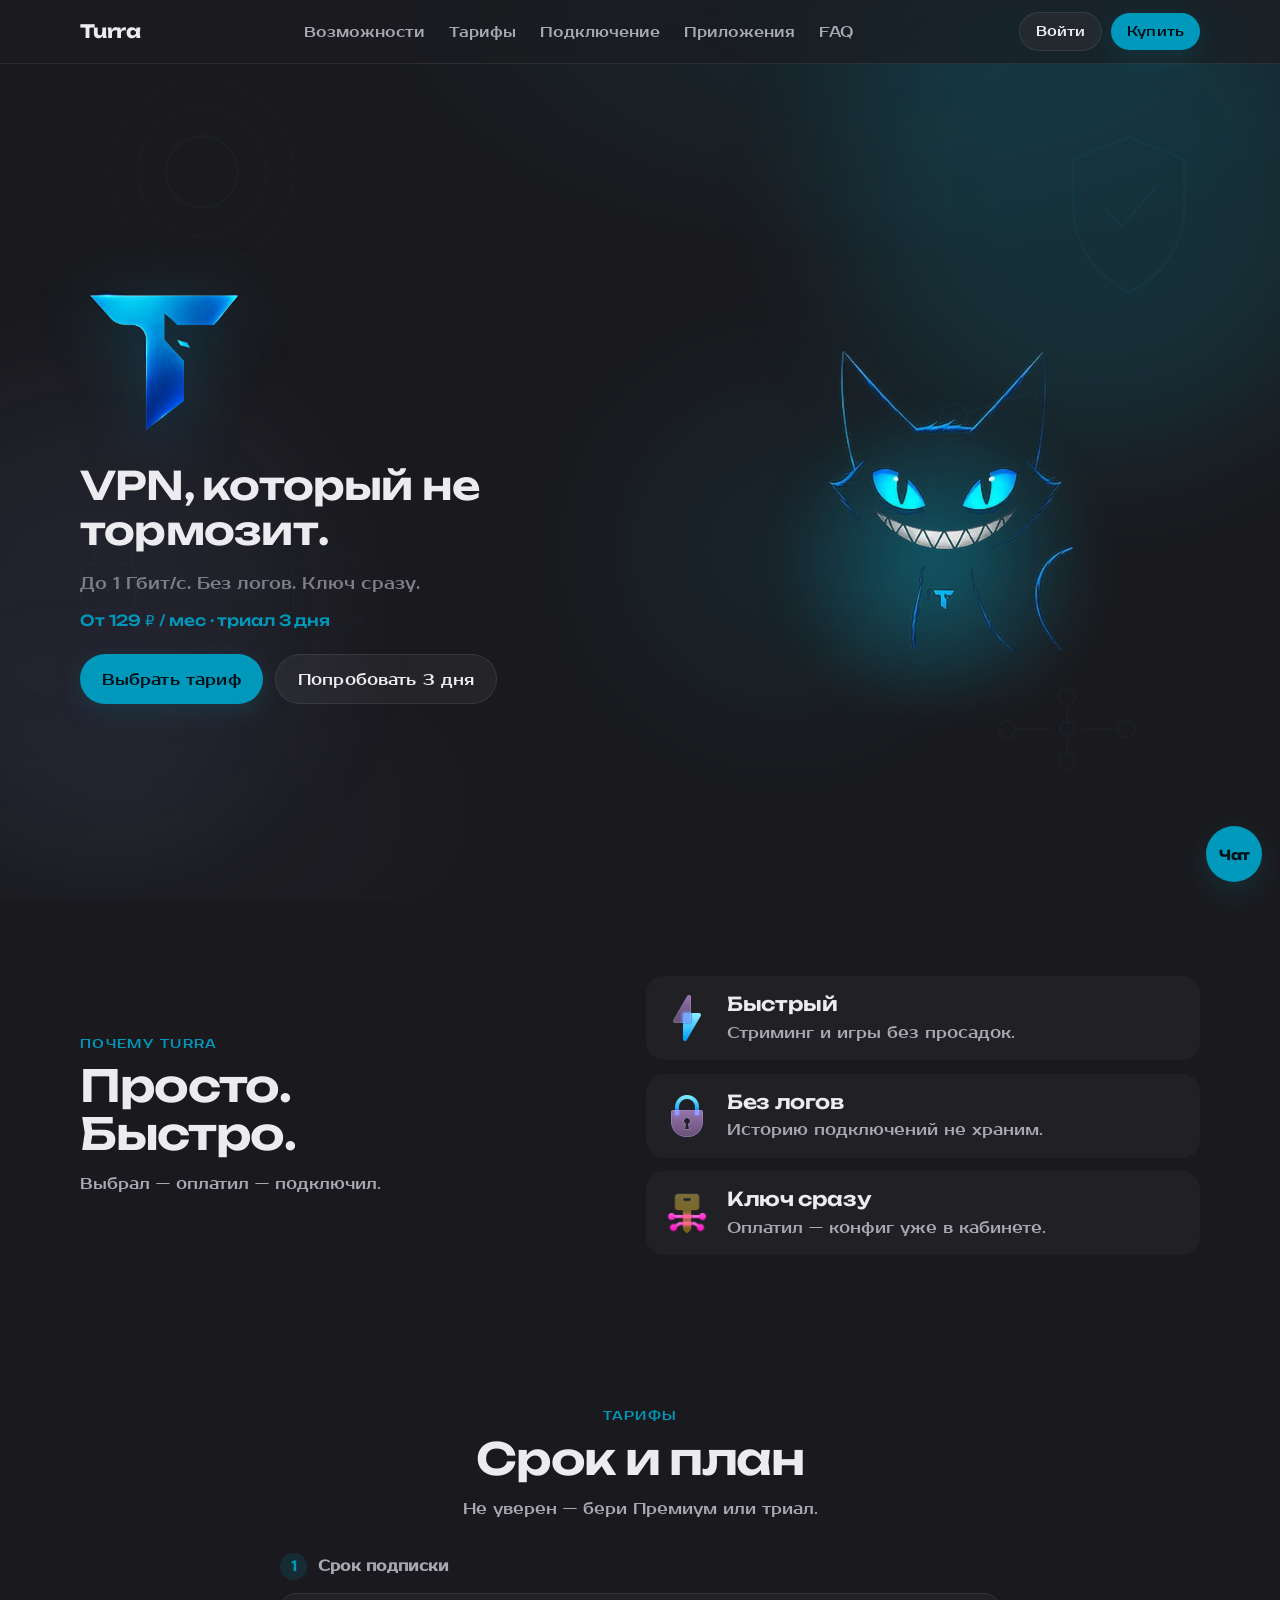
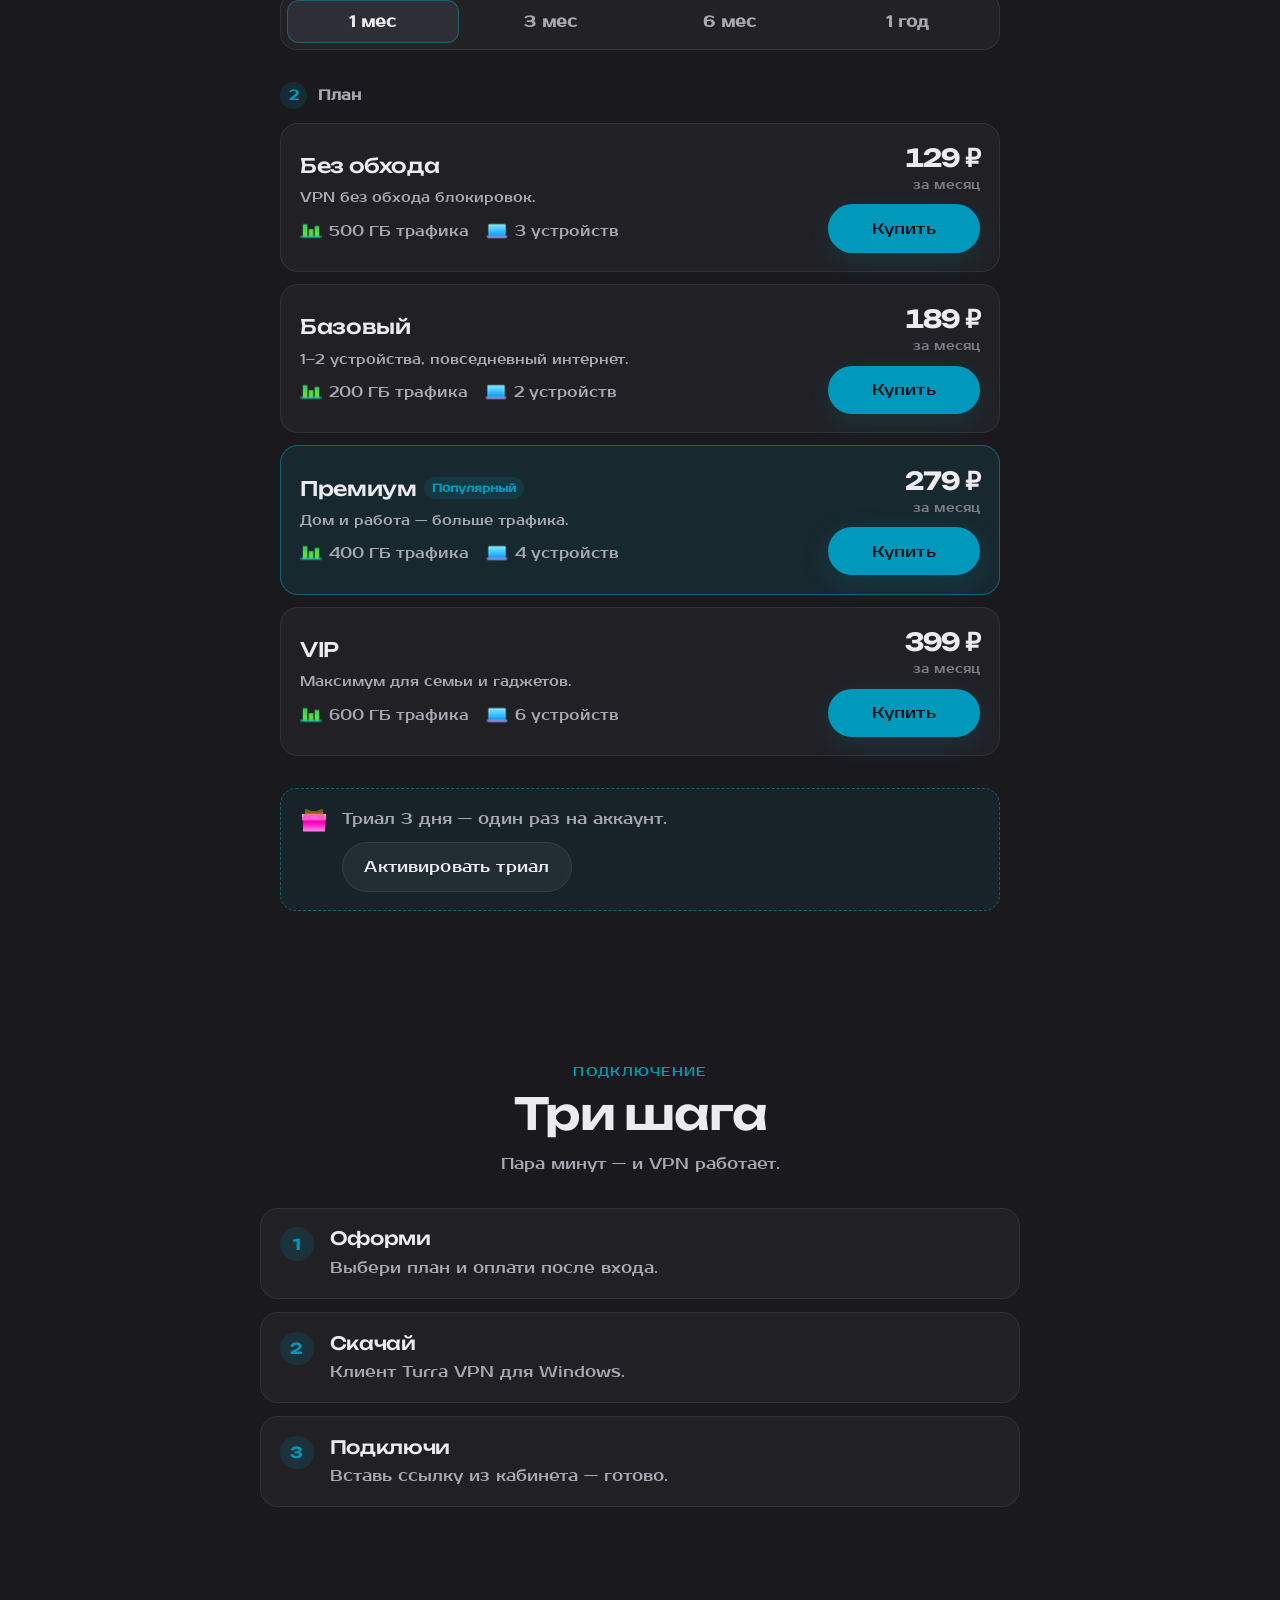
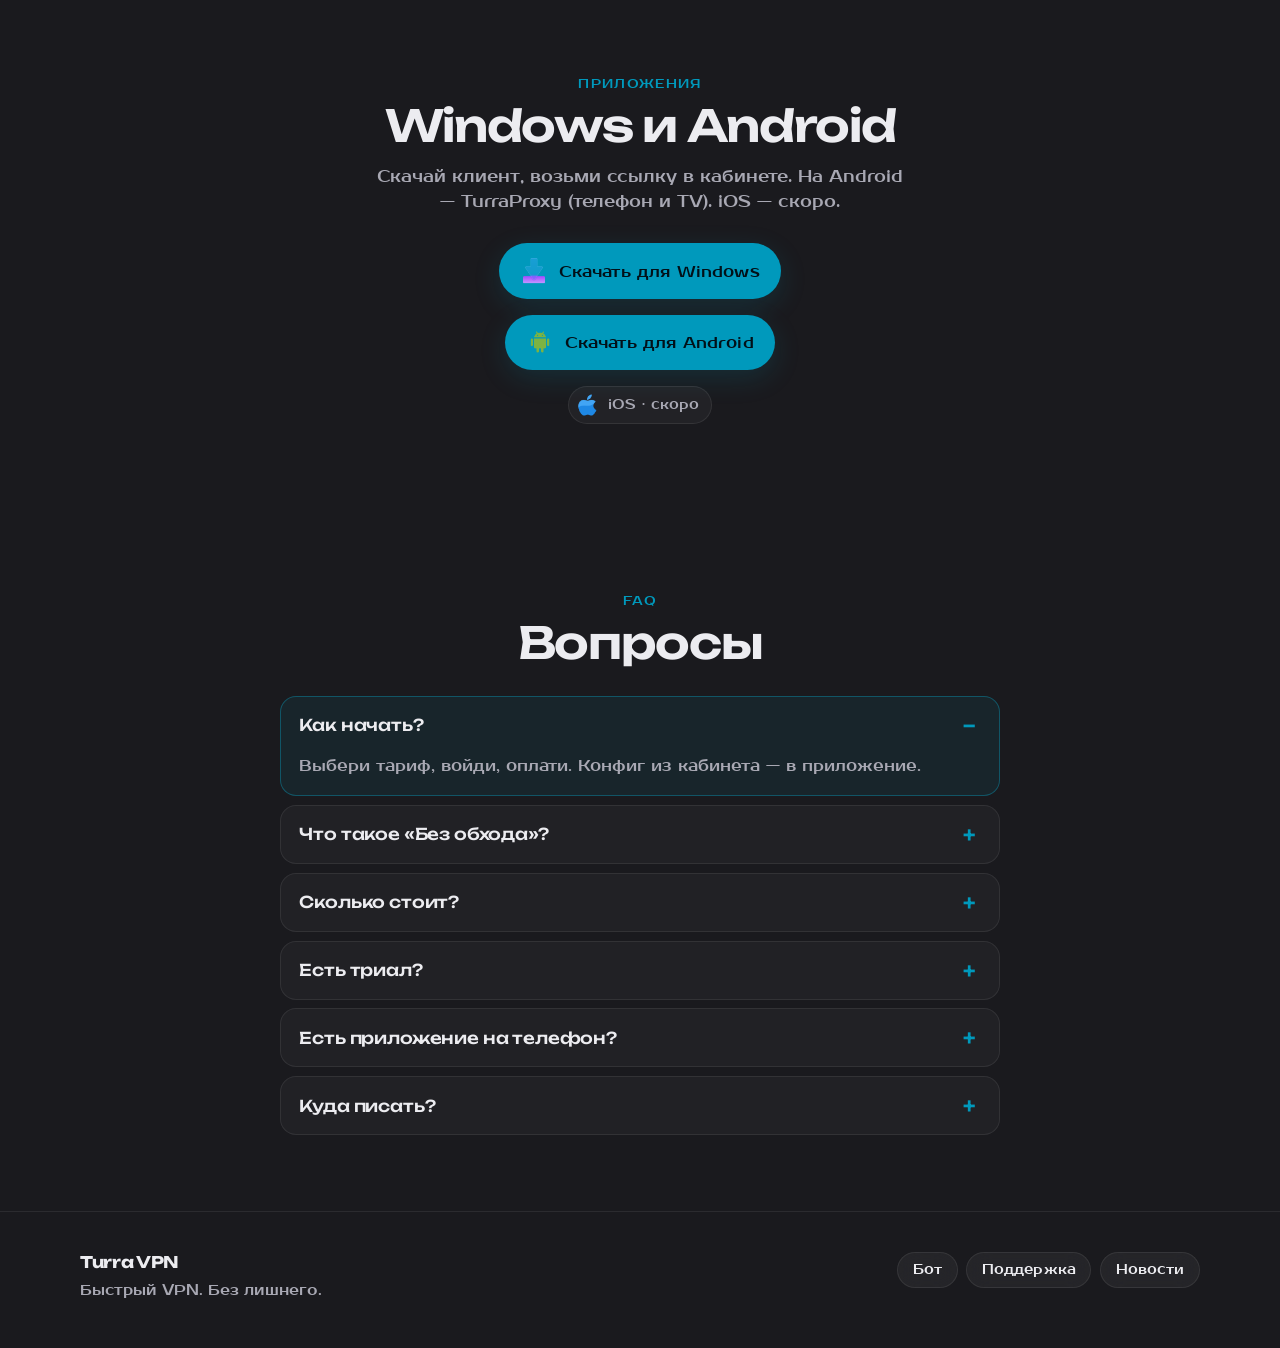
<file: index.html>
<!doctype html>
<html lang="ru">
  <head>
    <meta charset="UTF-8" />
    <link rel="icon" type="image/png" href="/logo.png?v=3" />
    <meta name="viewport" content="width=device-width, initial-scale=1.0" />
    <meta name="description" content="Turra VPN — быстрый и приватный VPN без логов." />
    <meta name="referrer" content="strict-origin-when-cross-origin" />
    <meta
      http-equiv="Content-Security-Policy"
      content="default-src 'self'; script-src 'self'; style-src 'self' 'unsafe-inline'; img-src 'self' data: blob:; font-src 'self'; connect-src 'self' ws: wss:; frame-ancestors 'none'; base-uri 'self'; form-action 'self'; object-src 'none'"
    />
    <title>Turra VPN</title>
    <script type="module" crossorigin src="/assets/index-B7M6cl_m.js"></script>
    <link rel="stylesheet" crossorigin href="/assets/index-DSFEtoIY.css">
  </head>
  <body>
    <div id="root"></div>
  </body>
</html>
</file>
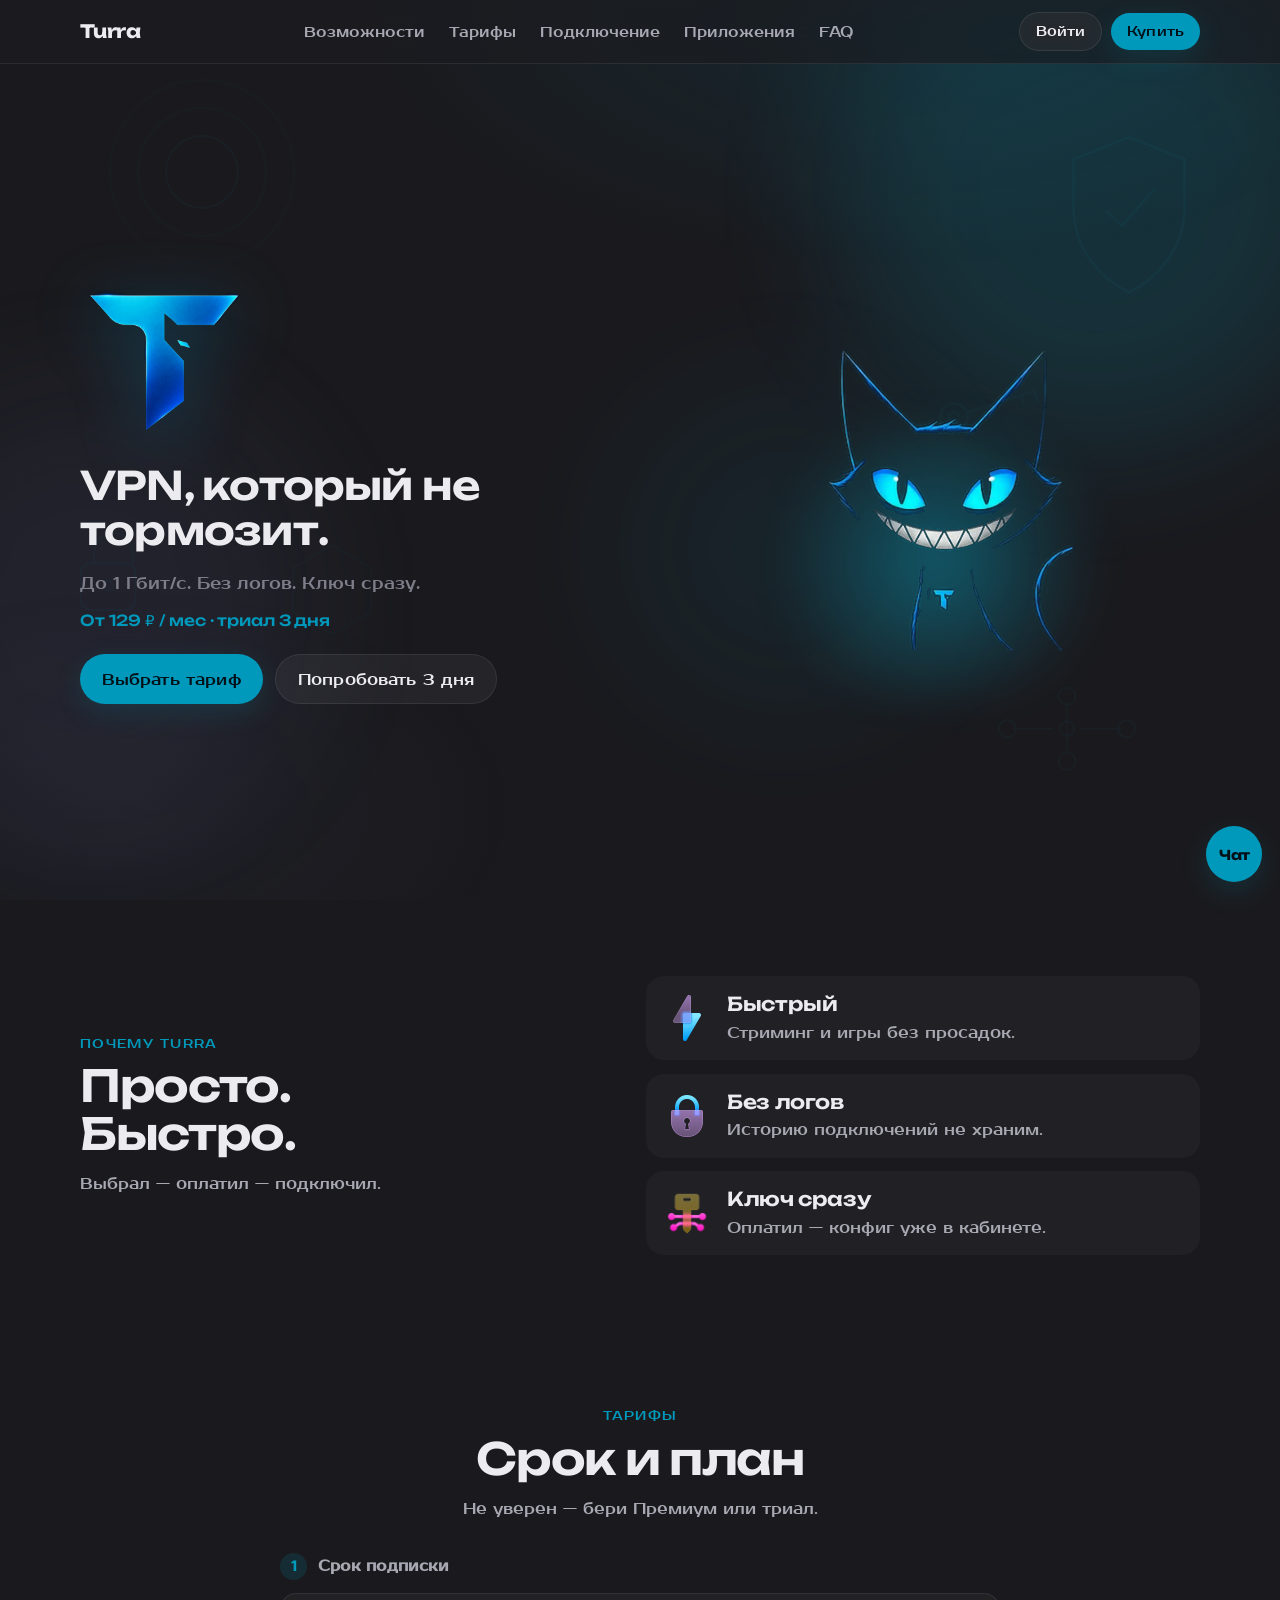
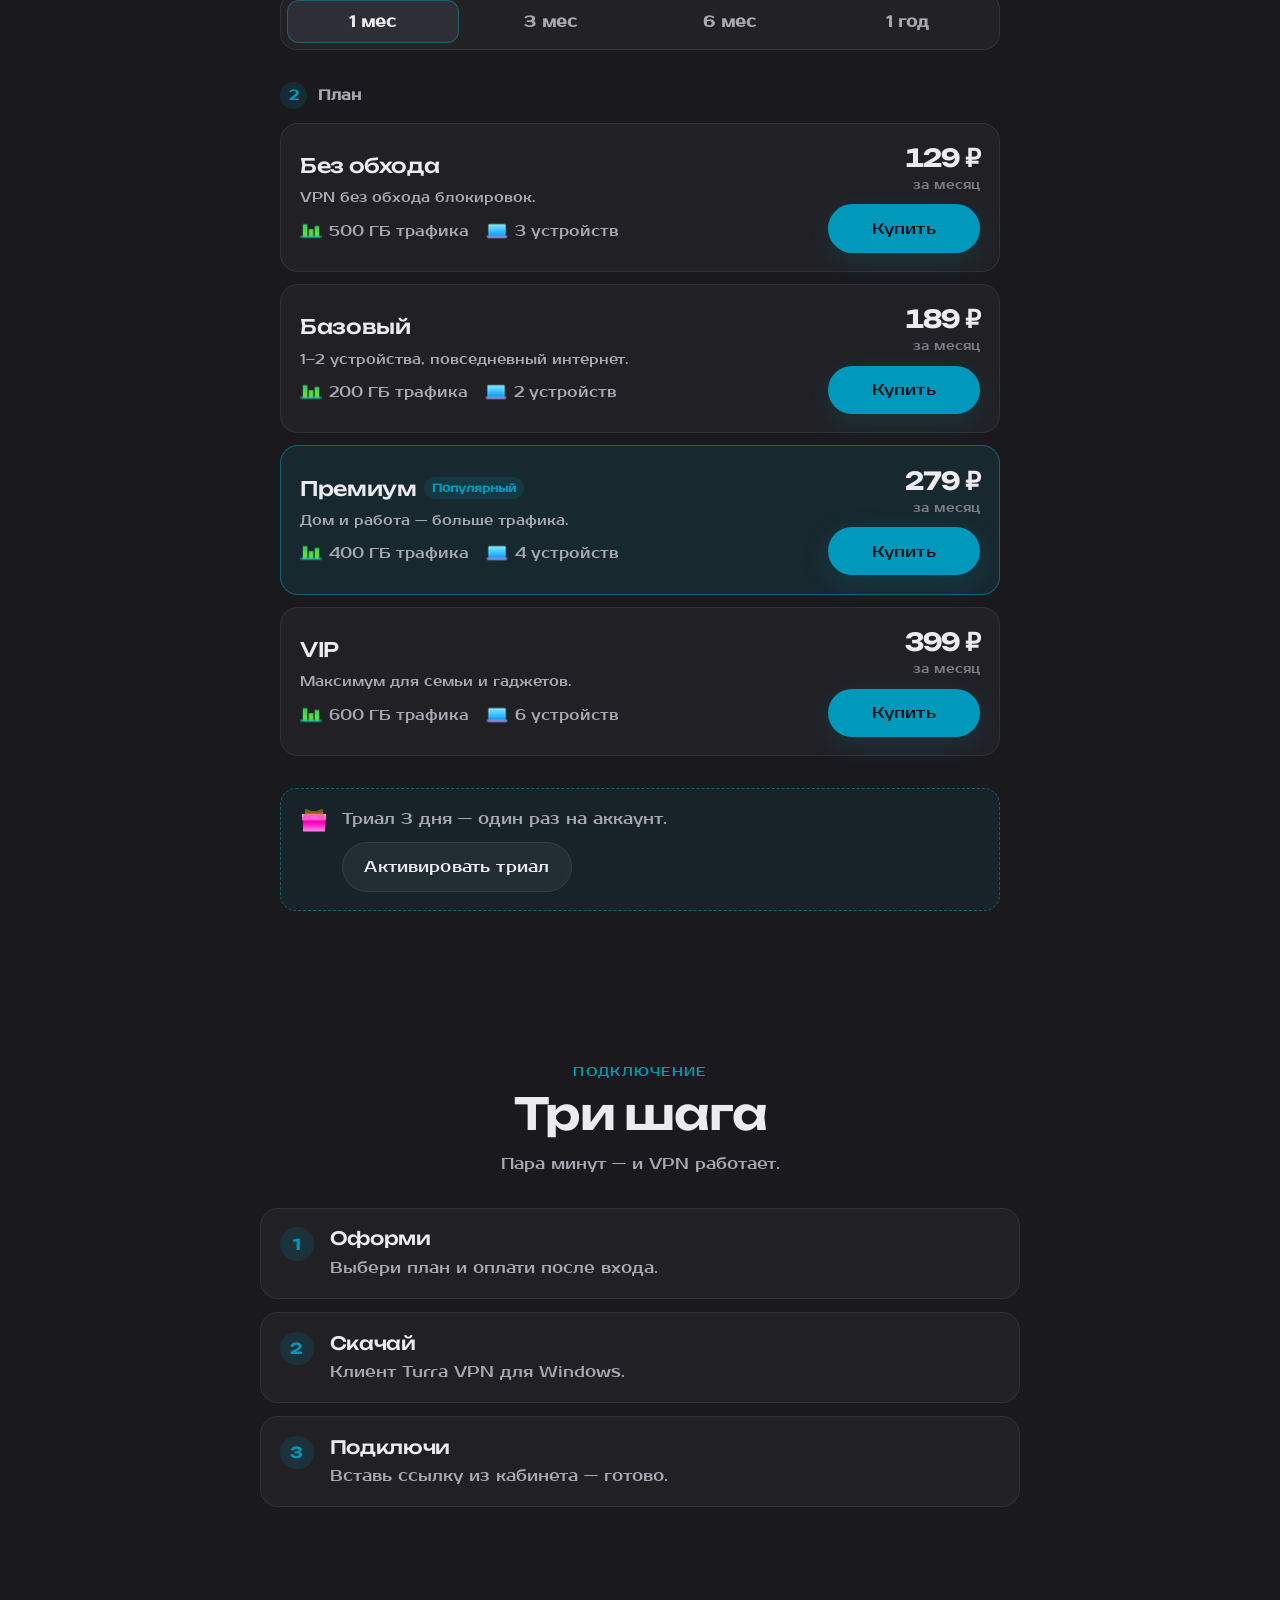
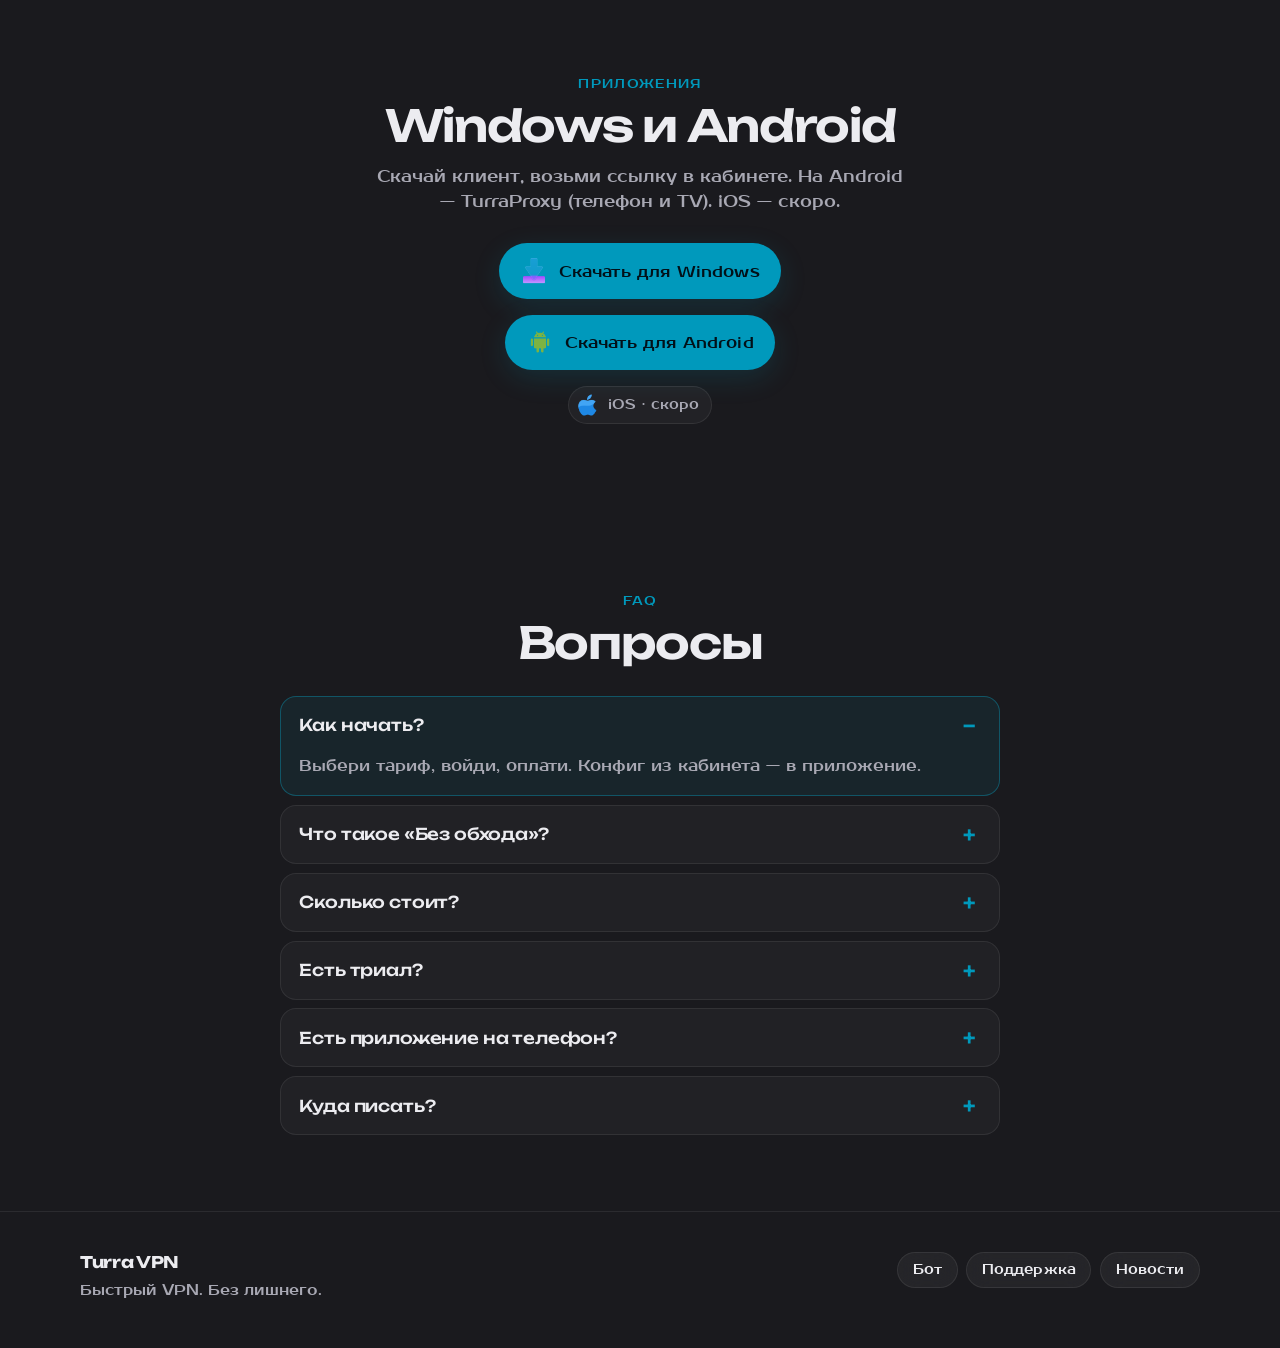
<file: profile/index.html>
<!doctype html>
<html lang="ru">
  <head>
    <meta charset="UTF-8" />
    <meta name="viewport" content="width=device-width, initial-scale=1.0" />
    <meta name="theme-color" content="#050508" />
    <meta http-equiv="Cache-Control" content="no-cache, no-store, must-revalidate" />
    <meta http-equiv="Pragma" content="no-cache" />
    <meta http-equiv="Expires" content="0" />
    <link rel="icon" href="/assets/favicon.svg" type="image/svg+xml" />
    <title>Turra — личный кабинет</title>
    <link rel="preconnect" href="https://fonts.googleapis.com" />
    <link rel="preconnect" href="https://fonts.gstatic.com" crossorigin />
    <link
      href="https://fonts.googleapis.com/css2?family=Inter:wght@400;500;600;700&display=swap"
      rel="stylesheet"
    />
    <link rel="stylesheet" href="/styles.css?v=15" />
    <script src="/config.js"></script>
    <script src="/security.js"></script>
    <script src="/api.js?v=8"></script>
    <script src="/auth-common.js?v=3"></script>
  </head>
  <body>
    <div class="bg-glow" aria-hidden="true"></div>

    <header class="header">
      <div class="wrap header__inner">
        <a class="logo" href="/">
          <img src="/assets/logo.svg" alt="" width="36" height="36" />
          <span>Turra</span>
        </a>
        <nav class="nav" aria-label="Основное меню">
          <a href="/">Главная</a>
          <a href="/#servers">Серверы</a>
          <a href="/#pricing">Тарифы</a>
          <a id="link-support" href="#" target="_blank" rel="noopener noreferrer">Поддержка</a>
        </nav>
        <div class="header__actions">
          <a class="btn btn--primary btn--sm" href="/?renew=1#pricing">Тарифы</a>
        </div>
      </div>
    </header>

    <main class="profile-page">
      <div class="wrap">
        <div id="profile-loading" class="profile-loading">
          <div class="spinner"></div>
          <p class="muted">Загрузка профиля…</p>
        </div>

        <div id="profile-content" class="hidden">
          <div class="cabinet-card glass">
            <div class="cabinet-card__head">
              <div class="cabinet-user">
                <div class="avatar cabinet-user__avatar" id="cabinet-avatar">?</div>
                <div>
                  <h1 class="h3 cabinet-user__name" id="cabinet-name">—</h1>
                  <p class="muted small" id="cabinet-email"></p>
                </div>
              </div>
              <button class="btn btn--ghost btn--sm" id="cabinet-logout" type="button">Выйти</button>
            </div>

            <div class="cabinet-stats">
              <div class="cabinet-stat cabinet-stat--balance">
                <span class="muted small">Баланс</span>
                <strong id="cabinet-balance">—</strong>
                <button class="btn btn--ghost btn--sm cabinet-stat__action" id="cabinet-balance-topup" type="button">
                  Пополнить
                </button>
              </div>
              <div class="cabinet-stat">
                <span class="muted small">Подписка</span>
                <strong id="cabinet-sub-status">—</strong>
              </div>
              <div class="cabinet-stat">
                <span class="muted small">Действует до</span>
                <strong id="cabinet-sub-expires">—</strong>
              </div>
            </div>

            <div id="cabinet-topup" class="cabinet-section cabinet-section--highlight">
              <h2 class="h3 section-title-sm">Пополнение баланса</h2>
              <p class="muted small">
                Средства зачисляются на баланс — ими можно оплатить тариф, докупку трафика и устройств.
              </p>

              <div class="cabinet-topup-amounts" id="cabinet-topup-amounts">
                <button type="button" class="cabinet-topup-amount" data-rub="100">100 ₽</button>
                <button type="button" class="cabinet-topup-amount" data-rub="300">300 ₽</button>
                <button type="button" class="cabinet-topup-amount is-selected" data-rub="500">500 ₽</button>
                <button type="button" class="cabinet-topup-amount" data-rub="1000">1000 ₽</button>
              </div>

              <label class="cabinet-topup-custom">
                <span class="muted small">Другая сумма, ₽</span>
                <input id="cabinet-topup-custom" type="number" min="10" step="10" placeholder="500" inputmode="numeric" />
              </label>

              <h3 class="cabinet-addon__title">Способ оплаты</h3>
              <div id="cabinet-topup-methods" class="cabinet-topup-methods">
                <p class="muted small">Загрузка…</p>
              </div>
              <div id="cabinet-topup-suboptions" class="cabinet-topup-suboptions hidden"></div>

              <div id="cabinet-topup-actions">
                <button class="btn btn--primary btn--wide" id="cabinet-topup-pay" type="button">
                  Пополнить баланс
                </button>
              </div>

              <div id="cabinet-topup-wait" class="cabinet-topup-wait hidden">
                <div class="spinner"></div>
                <p class="muted small" id="cabinet-topup-status">Ожидаем оплату…</p>
                <button class="btn btn--secondary" id="cabinet-topup-open" type="button">
                  Открыть страницу оплаты
                </button>
              </div>
            </div>

            <div id="cabinet-accounts" class="cabinet-section cabinet-section--highlight">
              <h2 class="h3 section-title-sm">Способы входа</h2>
              <p class="muted small">
                Привяжите Яндекс, чтобы входить на сайт по почте — подписка и баланс останутся теми же,
                что в Telegram-боте.
              </p>
              <div id="cabinet-linked-list" class="cabinet-linked-list">
                <p class="muted small">Загрузка…</p>
              </div>
              <button type="button" class="cabinet-yandex-link" id="cabinet-link-yandex">
                <span class="cabinet-yandex-link__icon" aria-hidden="true">Я</span>
                <span>Привязать Яндекс</span>
              </button>
              <p id="cabinet-accounts-msg" class="muted small hidden"></p>
            </div>

            <div id="cabinet-usage" class="cabinet-section hidden">
              <h2 class="h3 section-title-sm">Использование</h2>
              <div class="cabinet-stats cabinet-stats--usage">
                <div class="cabinet-stat">
                  <span class="muted small">Трафик</span>
                  <strong id="cabinet-traffic">—</strong>
                </div>
                <div class="cabinet-stat">
                  <span class="muted small">Устройства</span>
                  <strong id="cabinet-devices">—</strong>
                </div>
              </div>
            </div>

            <div id="cabinet-addons" class="cabinet-section cabinet-section--highlight hidden">
              <h2 class="h3 section-title-sm">Докупка трафика и устройств</h2>
              <p class="muted small">Расширьте подписку без смены тарифа. Оплата списывается с баланса.</p>

              <div id="cabinet-traffic-block" class="cabinet-addon">
                <h3 class="cabinet-addon__title">Трафик</h3>
                <div id="cabinet-traffic-packages" class="cabinet-packages">
                  <p class="muted small">Загрузка…</p>
                </div>
              </div>

              <div id="cabinet-devices-block" class="cabinet-addon">
                <h3 class="cabinet-addon__title">Устройства</h3>
                <div class="cabinet-device-buy">
                  <div class="cabinet-device-buy__controls">
                    <button class="btn btn--ghost btn--sm" id="cabinet-dev-minus" type="button" aria-label="Меньше">−</button>
                    <span id="cabinet-dev-count">1</span>
                    <button class="btn btn--ghost btn--sm" id="cabinet-dev-plus" type="button" aria-label="Больше">+</button>
                  </div>
                  <p class="muted small" id="cabinet-dev-price">—</p>
                  <button class="btn btn--secondary" id="cabinet-dev-buy" type="button">Купить устройства</button>
                </div>
              </div>
            </div>

            <div id="cabinet-trial" class="cabinet-section hidden">
              <h2 class="h3 section-title-sm">Пробный период</h2>
              <p class="muted small" id="cabinet-trial-desc"></p>
              <button class="btn btn--primary" id="cabinet-trial-btn" type="button">
                Активировать trial
              </button>
            </div>

            <div id="cabinet-key" class="cabinet-key hidden">
              <h2 class="h3 section-title-sm">Ключ подключения</h2>
              <div class="link-box">
                <input id="cabinet-sub-link" type="text" readonly />
                <button class="btn btn--ghost" id="cabinet-btn-copy" type="button">Копировать</button>
              </div>
              <button class="btn btn--primary btn--wide" id="cabinet-btn-open-app" type="button">
                Открыть в приложении
              </button>
            </div>

            <div id="cabinet-setup-guide" class="cabinet-section hidden"></div>

            <p id="cabinet-msg" class="alert hidden" role="status"></p>

            <div class="cabinet-actions">
              <a class="btn btn--primary" id="cabinet-buy-renew" href="/?renew=1#pricing">
                Купить или продлить
              </a>
              <a class="btn btn--ghost" href="/#download">Скачать приложение</a>
            </div>
          </div>
        </div>

        <p id="profile-error" class="alert hidden"></p>
      </div>
    </main>

    <script src="/setup-guide.js?v=3"></script>
    <script src="/profile.js?v=10"></script>
  </body>
</html>
</file>
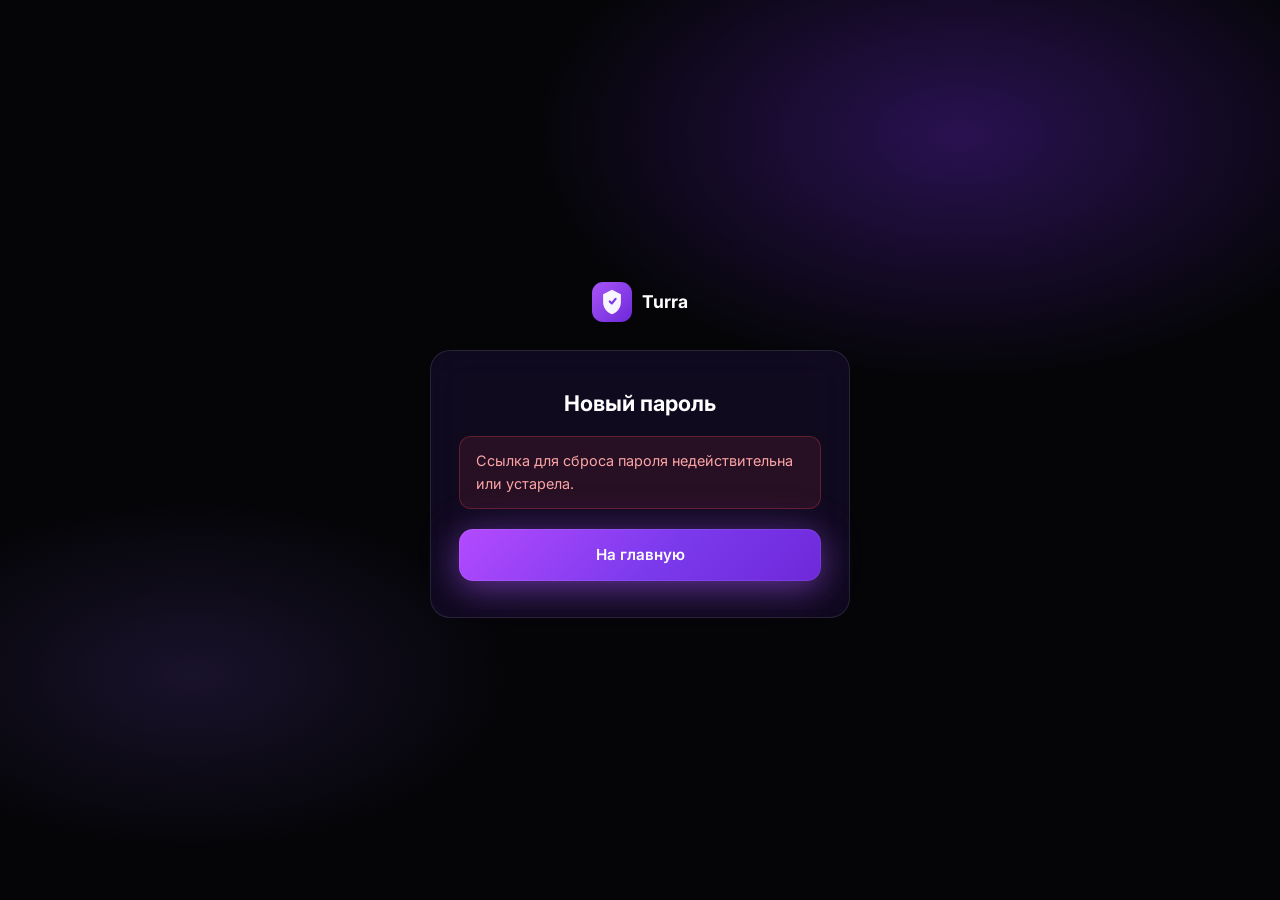
<file: reset-password/index.html>
<!doctype html>
<html lang="ru">
  <head>
    <meta charset="UTF-8" />
    <meta name="viewport" content="width=device-width, initial-scale=1.0" />
    <meta name="theme-color" content="#050508" />
    <link rel="icon" href="/assets/favicon.svg" type="image/svg+xml" />
    <title>Turra — новый пароль</title>
    <link rel="preconnect" href="https://fonts.googleapis.com" />
    <link rel="preconnect" href="https://fonts.gstatic.com" crossorigin />
    <link
      href="https://fonts.googleapis.com/css2?family=Inter:wght@400;500;600;700&display=swap"
      rel="stylesheet"
    />
    <link rel="stylesheet" href="/styles.css?v=5" />
    <script src="/config.js"></script>
    <script src="/security.js"></script>
    <script src="/api.js"></script>
    <script src="/auth-common.js"></script>
  </head>
  <body class="sub-page">
    <div class="bg-glow" aria-hidden="true"></div>
    <main class="sub-main">
      <a class="sub-logo" href="/">
        <img src="/assets/logo.svg" alt="" width="40" height="40" />
        <span>Turra</span>
      </a>
      <div class="sub-card glass">
        <h1>Новый пароль</h1>
        <p class="sub-status" id="intro">Придумайте новый пароль для входа.</p>

        <form id="form-reset" class="auth-form hidden">
          <label class="field">
            <span>Новый пароль</span>
            <input type="password" name="password" required minlength="8" autocomplete="new-password" />
          </label>
          <label class="field">
            <span>Повторите пароль</span>
            <input type="password" name="password2" required minlength="8" autocomplete="new-password" />
          </label>
          <button type="submit" class="btn btn--primary btn--wide">Сохранить пароль</button>
        </form>

        <p id="success" class="alert alert--ok hidden"></p>
        <p id="error" class="alert hidden"></p>
        <a id="continue" class="btn btn--primary btn--wide hidden" href="/#buy">Войти и купить</a>
      </div>
    </main>
    <script>
      (async function () {
        const token = new URLSearchParams(location.search).get('token');
        const form = document.getElementById('form-reset');
        const intro = document.getElementById('intro');
        const success = document.getElementById('success');
        const errorEl = document.getElementById('error');
        const cont = document.getElementById('continue');

        if (!token || !/^[a-f0-9]{64}$/i.test(token)) {
          intro.textContent = '';
          errorEl.textContent = 'Ссылка для сброса пароля недействительна или устарела.';
          errorEl.classList.remove('hidden');
          cont.textContent = 'На главную';
          cont.href = '/';
          cont.classList.remove('hidden');
          return;
        }

        form.classList.remove('hidden');

        form.addEventListener('submit', async (e) => {
          e.preventDefault();
          success.classList.add('hidden');
          errorEl.classList.add('hidden');

          const fd = new FormData(form);
          const p1 = fd.get('password');
          const p2 = fd.get('password2');
          if (p1 !== p2) {
            errorEl.textContent = 'Пароли не совпадают.';
            errorEl.classList.remove('hidden');
            return;
          }

          const btn = form.querySelector('button[type=submit]');
          btn.disabled = true;
          try {
            await TurraApi.resetPassword(token, p1);
            form.classList.add('hidden');
            intro.textContent = '';
            success.textContent = 'Пароль обновлён. Теперь можно войти с новым паролем.';
            success.classList.remove('hidden');
            cont.classList.remove('hidden');
          } catch (e) {
            errorEl.textContent = TurraAuth.authErrorMessage(e);
            errorEl.classList.remove('hidden');
          } finally {
            btn.disabled = false;
          }
        });
      })();
    </script>
  </body>
</html>
</file>
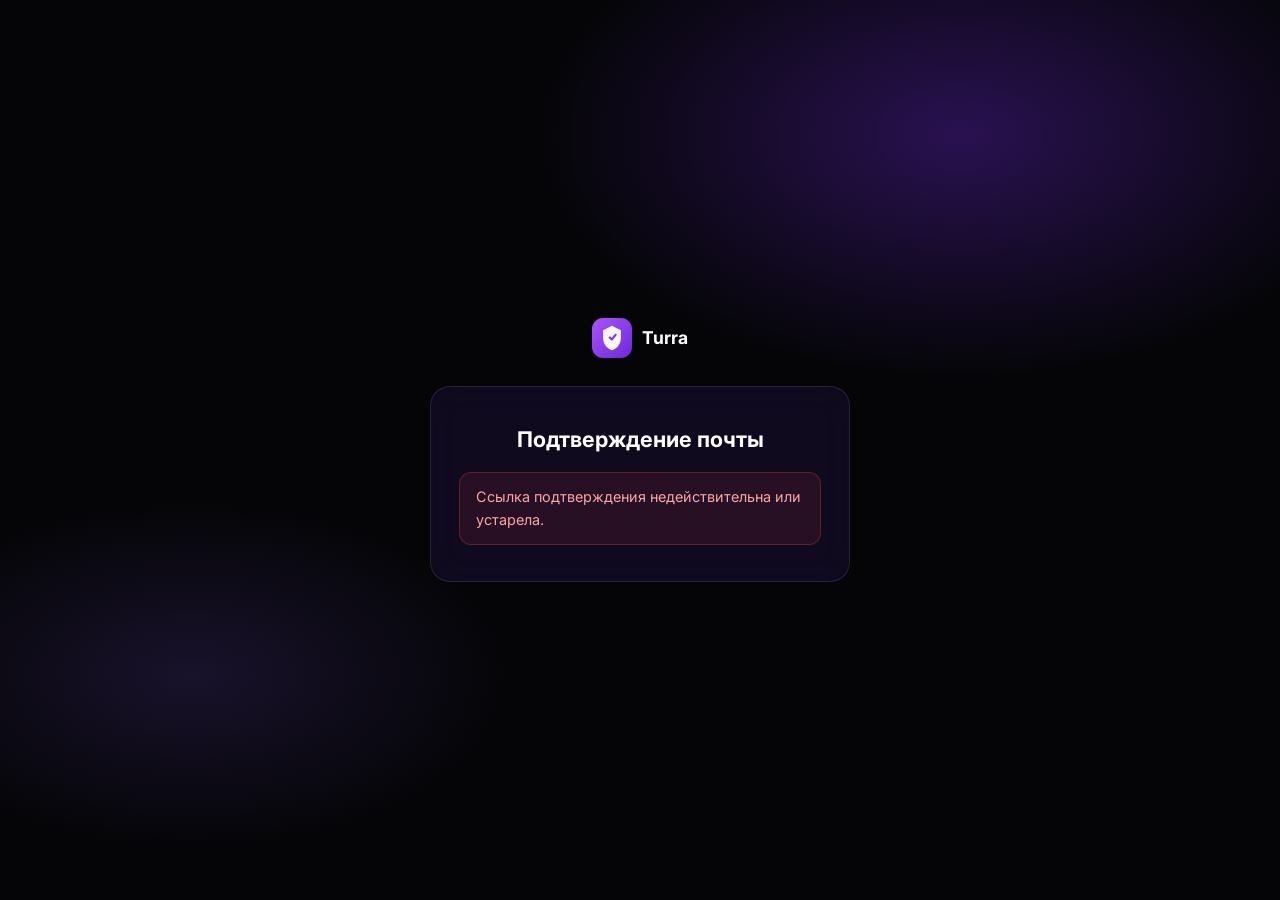
<file: verify-email/index.html>
<!doctype html>
<html lang="ru">
  <head>
    <meta charset="UTF-8" />
    <meta name="viewport" content="width=device-width, initial-scale=1.0" />
    <meta name="theme-color" content="#050508" />
    <link rel="icon" href="/assets/favicon.svg" type="image/svg+xml" />
    <title>Turra — подтверждение почты</title>
    <link rel="preconnect" href="https://fonts.googleapis.com" />
    <link rel="preconnect" href="https://fonts.gstatic.com" crossorigin />
    <link
      href="https://fonts.googleapis.com/css2?family=Inter:wght@400;500;600;700&display=swap"
      rel="stylesheet"
    />
    <link rel="stylesheet" href="/styles.css?v=5" />
    <script src="/config.js"></script>
    <script src="/security.js"></script>
    <script src="/api.js"></script>
    <script src="/auth-common.js"></script>
  </head>
  <body class="sub-page">
    <div class="bg-glow" aria-hidden="true"></div>
    <main class="sub-main">
      <a class="sub-logo" href="/">
        <img src="/assets/logo.svg" alt="" width="40" height="40" />
        <span>Turra</span>
      </a>
      <div class="sub-card glass">
        <h1>Подтверждение почты</h1>
        <div class="spinner" id="spinner" style="margin: 20px auto 0"></div>
        <p class="sub-status" id="status">Подтверждаем ваш email…</p>
        <p id="success" class="alert alert--ok hidden"></p>
        <p id="error" class="alert hidden"></p>
        <a id="continue" class="btn btn--primary btn--wide hidden" href="/profile/">Открыть личный кабинет</a>
        <a id="continue-buy" class="btn btn--ghost btn--wide hidden" href="/#buy">Выбрать тариф</a>
      </div>
    </main>
    <script>
      (async function () {
        const token = new URLSearchParams(location.search).get('token');
        const spinner = document.getElementById('spinner');
        const status = document.getElementById('status');
        const success = document.getElementById('success');
        const errorEl = document.getElementById('error');
        const cont = document.getElementById('continue');
        const contBuy = document.getElementById('continue-buy');

        if (!token || !/^[a-f0-9]{64}$/i.test(token)) {
          spinner.classList.add('hidden');
          status.textContent = '';
          errorEl.textContent = 'Ссылка подтверждения недействительна или устарела.';
          errorEl.classList.remove('hidden');
          return;
        }

        try {
          const auth = await TurraApi.verifyEmail(token);
          TurraAuth.applyAuthResponse(auth);
          spinner.classList.add('hidden');
          status.textContent = '';
          success.textContent = 'Почта подтверждена! Можно открыть личный кабинет или выбрать тариф.';
          success.classList.remove('hidden');
          cont.classList.remove('hidden');
          contBuy.classList.remove('hidden');
        } catch (e) {
          spinner.classList.add('hidden');
          status.textContent = '';
          errorEl.textContent = TurraAuth.authErrorMessage(e);
          errorEl.classList.remove('hidden');
        }
      })();
    </script>
  </body>
</html>
</file>
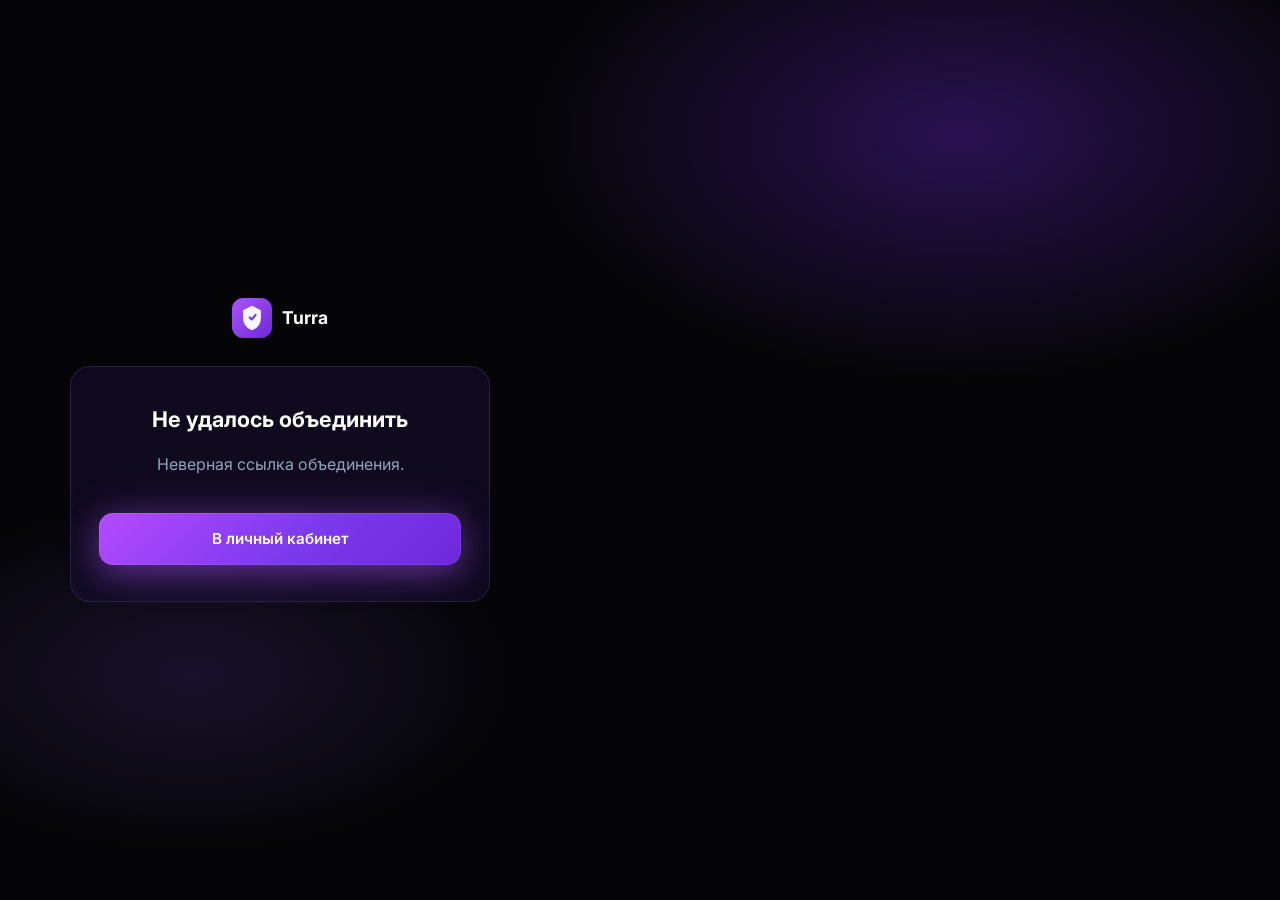
<file: auth/merge/index.html>
<!doctype html>
<html lang="ru">
  <head>
    <meta charset="UTF-8" />
    <meta name="viewport" content="width=device-width, initial-scale=1.0" />
    <meta name="theme-color" content="#050508" />
    <link rel="icon" href="/assets/favicon.svg" type="image/svg+xml" />
    <title>Turra — объединение аккаунтов</title>
    <link rel="preconnect" href="https://fonts.googleapis.com" />
    <link rel="preconnect" href="https://fonts.gstatic.com" crossorigin />
    <link
      href="https://fonts.googleapis.com/css2?family=Inter:wght@400;500;600;700&display=swap"
      rel="stylesheet"
    />
    <link rel="stylesheet" href="/styles.css?v=13" />
    <script src="/config.js"></script>
    <script src="/security.js"></script>
    <script src="/api.js?v=7"></script>
    <script src="/auth-common.js?v=3"></script>
  </head>
  <body class="sub-page">
    <div class="bg-glow" aria-hidden="true"></div>
    <main class="sub-main sub-main--wide">
      <a class="sub-logo" href="/">
        <img src="/assets/logo.svg" alt="" width="40" height="40" />
        <span>Turra</span>
      </a>

      <div id="merge-loading" class="sub-card glass">
        <div class="spinner" style="margin: 0 auto"></div>
        <p class="sub-status">Загрузка…</p>
      </div>

      <div id="merge-error" class="sub-card glass hidden">
        <h1>Не удалось объединить</h1>
        <p id="merge-error-text" class="muted"></p>
        <a class="btn btn--primary btn--wide" href="/profile/#accounts">В личный кабинет</a>
      </div>

      <div id="merge-content" class="sub-card glass hidden">
        <h1>Объединение аккаунтов</h1>
        <p class="muted small merge-lead">
          Этот Яндекс-ID уже привязан к другому аккаунту. Объедините их, чтобы сохранить подписку и
          баланс в одном профиле.
        </p>
        <p id="merge-timer" class="merge-timer muted small"></p>
        <p id="merge-pick-hint" class="alert alert--info hidden">
          У обоих аккаунтов есть подписка — выберите, какую оставить.
        </p>

        <div id="merge-accounts" class="merge-accounts"></div>

        <div class="merge-summary muted small">
          <p>После объединения:</p>
          <ul>
            <li>все способы входа будут доступны в одном аккаунте;</li>
            <li id="merge-balance-sum">балансы суммируются;</li>
            <li id="merge-sub-warning" class="hidden">вторая подписка будет удалена.</li>
          </ul>
        </div>

        <button class="btn btn--primary btn--wide" id="merge-confirm" type="button" disabled>
          Объединить аккаунты
        </button>
        <a class="btn btn--ghost btn--wide" href="/profile/#accounts">Отмена</a>
        <p id="merge-msg" class="alert hidden" role="status"></p>
      </div>
    </main>
    <script src="/auth/merge/merge.js?v=2"></script>
  </body>
</html>
</file>
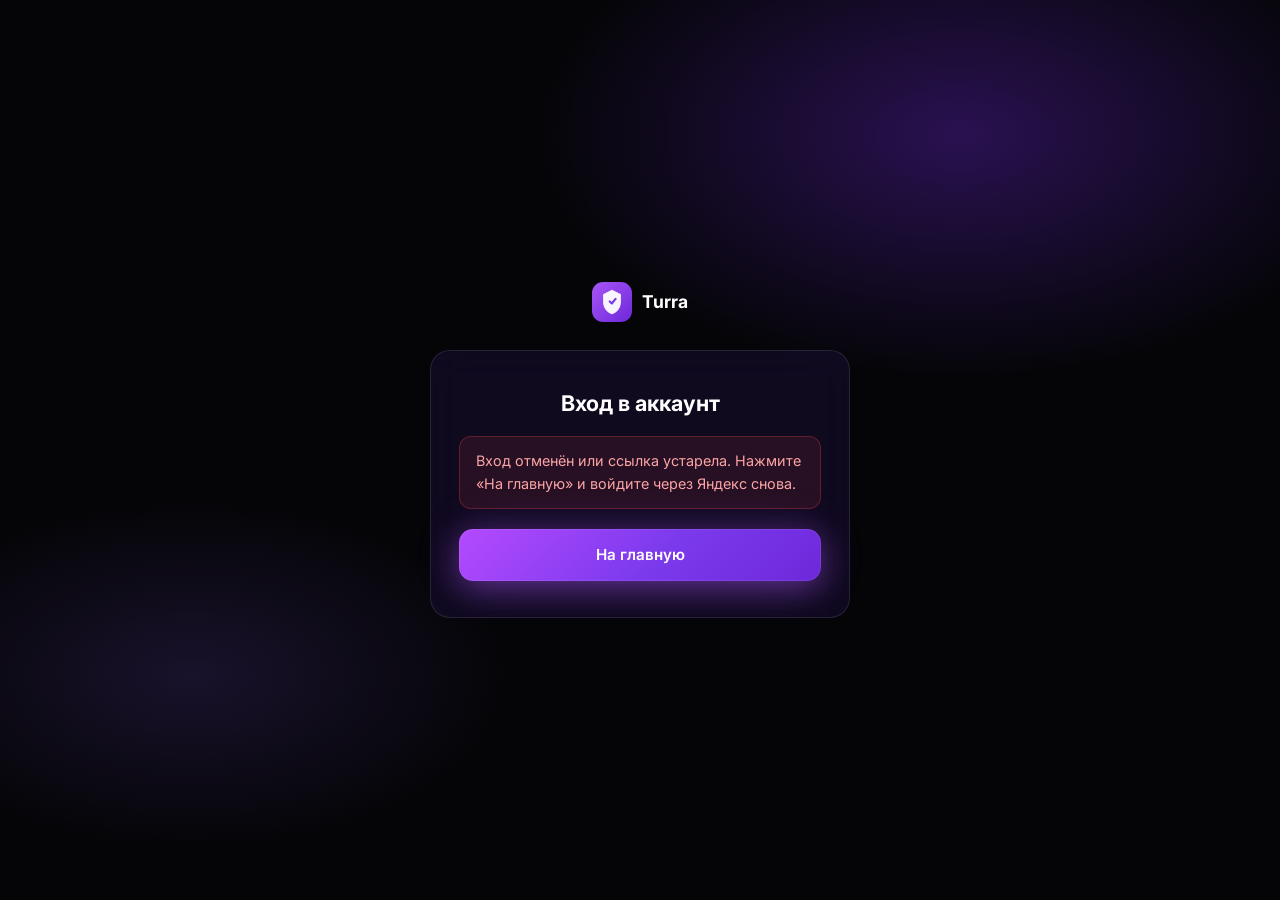
<file: auth/oauth/callback/index.html>
<!doctype html>
<html lang="ru">
  <head>
    <meta charset="UTF-8" />
    <meta name="viewport" content="width=device-width, initial-scale=1.0" />
    <meta name="theme-color" content="#050508" />
    <link rel="icon" href="/assets/favicon.svg" type="image/svg+xml" />
    <title>Turra — вход</title>
    <link rel="preconnect" href="https://fonts.googleapis.com" />
    <link rel="preconnect" href="https://fonts.gstatic.com" crossorigin />
    <link
      href="https://fonts.googleapis.com/css2?family=Inter:wght@400;500;600;700&display=swap"
      rel="stylesheet"
    />
    <link rel="stylesheet" href="/styles.css?v=13" />
    <script src="/config.js"></script>
    <script src="/security.js"></script>
    <script src="/api.js?v=8"></script>
    <script src="/auth-common.js?v=3"></script>
  </head>
  <body class="sub-page">
    <div class="bg-glow" aria-hidden="true"></div>
    <main class="sub-main">
      <a class="sub-logo" href="/">
        <img src="/assets/logo.svg" alt="" width="40" height="40" />
        <span>Turra</span>
      </a>
      <div class="sub-card glass">
        <h1 id="title">Вход в аккаунт</h1>
        <div class="spinner" id="spinner" style="margin: 20px auto 0"></div>
        <p class="sub-status" id="status">Завершаем авторизацию…</p>
        <p id="error" class="alert hidden"></p>
        <a id="back" class="btn btn--primary btn--wide hidden" href="/">На главную</a>
      </div>
    </main>
    <script>
      (async function () {
        const params = new URLSearchParams(location.search);
        let code = params.get('code');
        let state = params.get('state');
        let deviceId = params.get('device_id');

        if (!code || !state) {
          const pending = TurraAuth.loadOAuthPending?.();
          if (pending?.code && pending?.state) {
            code = pending.code;
            state = pending.state;
            deviceId = pending.deviceId || deviceId;
          }
        } else {
          TurraAuth.saveOAuthPending?.(code, state, deviceId);
        }

        const spinner = document.getElementById('spinner');
        const status = document.getElementById('status');
        const title = document.getElementById('title');
        const errorEl = document.getElementById('error');
        const back = document.getElementById('back');

        function showError(message, homeHref) {
          spinner.classList.add('hidden');
          status.textContent = '';
          errorEl.textContent = message;
          errorEl.classList.remove('hidden');
          back.href = homeHref || '/';
          back.textContent = homeHref === '/profile/#accounts' ? 'В личный кабинет' : 'На главную';
          back.classList.remove('hidden');
        }

        if (!code || !state) {
          showError('Вход отменён или ссылка устарела. Нажмите «На главную» и войдите через Яндекс снова.');
          return;
        }

        const saved = TurraAuth.loadOAuthState();
        if (!saved || saved.state !== state) {
          showError('Сессия входа истекла. Вернитесь на главную и нажмите «Войти через Яндекс» ещё раз.');
          return;
        }

        const isLink = saved.mode === 'link';
        if (isLink) {
          title.textContent = 'Привязка аккаунта';
          back.href = '/profile/#accounts';
        }

        async function finishLink() {
          status.textContent = 'Привязываем Яндекс…';
          let result;
          try {
            result = await TurraApi.linkProviderCallback(
              saved.provider,
              code,
              state,
              deviceId,
            );
          } catch (e) {
            TurraAuth.clearOAuthState();
            TurraAuth.clearOAuthPending?.();
            if (TurraAuth.redirectMergeIfNeeded(e)) return;
            throw e;
          }
          TurraAuth.clearOAuthState();
          TurraAuth.clearOAuthPending?.();

          if (TurraAuth.redirectMergeIfNeeded(result)) return;

          if (result.merge_required) {
            throw new Error(
              'Этот Яндекс уже привязан к другому аккаунту. Начните привязку заново из личного кабинета.',
            );
          }

          if (!result.success) {
            throw new Error(result.message || 'Не удалось привязать аккаунт');
          }

          history.replaceState({}, '', '/auth/oauth/callback');
          location.replace('/profile/#accounts');
        }

        async function finishLogin() {
          let auth;
          try {
            auth = await TurraApi.oauthCallback(saved.provider, code, state, deviceId);
          } catch (e) {
            TurraAuth.clearOAuthState();
            TurraAuth.clearOAuthPending?.();
            if (TurraAuth.redirectMergeIfNeeded(e)) return;
            throw e;
          }
          TurraAuth.clearOAuthState();
          TurraAuth.clearOAuthPending?.();

          if (TurraAuth.redirectMergeIfNeeded(auth)) return;

          TurraApi.storage.clear();
          if (auth.access_token) TurraApi.storage.access = auth.access_token;
          if (auth.refresh_token) TurraApi.storage.refresh = auth.refresh_token;

          TurraAuth.applyAuthResponse(auth);
          sessionStorage.setItem('turravpn_scroll_pricing_once', '1');
          history.replaceState({}, '', '/auth/oauth/callback');
          location.replace('/');
        }

        try {
          if (isLink) {
            await finishLink();
            return;
          }

          try {
            await finishLogin();
          } catch (e) {
            const msg = e?.message || '';
            if (
              /account linking/i.test(msg) &&
              typeof TurraApi.linkProviderCallback === 'function'
            ) {
              title.textContent = 'Привязка аккаунта';
              await finishLink();
              return;
            }
            throw e;
          }
        } catch (e) {
          if (TurraAuth.redirectMergeIfNeeded(e)) return;
          showError(
            TurraAuth.authErrorMessage(e),
            isLink ? '/profile/#accounts' : '/',
          );
          TurraAuth.clearOAuthState();
          TurraAuth.clearOAuthPending?.();
        }
      })();
    </script>
  </body>
</html>
</file>
<file: assets/index-DSFEtoIY.css>
@font-face{font-family:Unbounded;font-style:normal;font-display:swap;font-weight:500;src:url(/assets/unbounded-cyrillic-500-normal-vuFlZByi.woff2)format("woff2"),url(/assets/unbounded-cyrillic-500-normal-CRDmNtZY.woff)format("woff")}@font-face{font-family:Unbounded;font-style:normal;font-display:swap;font-weight:600;src:url(/assets/unbounded-cyrillic-600-normal-DW6uzIMB.woff2)format("woff2"),url(/assets/unbounded-cyrillic-600-normal-B-s5c2Kn.woff)format("woff")}@font-face{font-family:Unbounded;font-style:normal;font-display:swap;font-weight:700;src:url(/assets/unbounded-cyrillic-700-normal-BnWDpkfm.woff2)format("woff2"),url(/assets/unbounded-cyrillic-700-normal-BKv7sql3.woff)format("woff")}@font-face{font-family:Unbounded;font-style:normal;font-display:swap;font-weight:500;src:url(/assets/unbounded-latin-500-normal-4slEIF53.woff2)format("woff2"),url(/assets/unbounded-latin-500-normal-ZsrgWWU1.woff)format("woff")}@font-face{font-family:Unbounded;font-style:normal;font-display:swap;font-weight:600;src:url(/assets/unbounded-latin-600-normal-oRSANpZr.woff2)format("woff2"),url(/assets/unbounded-latin-600-normal-BPdB_PEv.woff)format("woff")}@font-face{font-family:Unbounded;font-style:normal;font-display:swap;font-weight:700;src:url(/assets/unbounded-latin-700-normal-CaoNriVp.woff2)format("woff2"),url(/assets/unbounded-latin-700-normal-CZtriu5h.woff)format("woff")}@font-face{font-family:Prosto One;font-style:normal;font-display:swap;font-weight:400;src:url(/assets/prosto-one-cyrillic-400-normal-DpE77xoF.woff2)format("woff2"),url(/assets/prosto-one-cyrillic-400-normal-DgTPQkNo.woff)format("woff")}@font-face{font-family:Prosto One;font-style:normal;font-display:swap;font-weight:400;src:url(/assets/prosto-one-latin-400-normal-DwJZ1Dnf.woff2)format("woff2"),url(/assets/prosto-one-latin-400-normal-VYFmzdru.woff)format("woff")}.ambient{z-index:0;pointer-events:none;position:fixed;inset:0;overflow:hidden}.ambient__orb{filter:blur(72px);opacity:.45;will-change:transform;border-radius:50%;position:absolute}.ambient__orb--a{width:42vw;max-width:520px;height:42vw;max-height:520px;animation:ambient-drift-a 26s var(--ease-in-out) infinite;background:#00d4ff47;top:-8%;right:-6%}.ambient__orb--b{width:36vw;max-width:440px;height:36vw;max-height:440px;animation:ambient-drift-b 32s var(--ease-in-out) infinite;background:#7882be33;bottom:8%;left:-10%}.ambient__orb--c{width:28vw;max-width:340px;height:28vw;max-height:340px;animation:ambient-drift-c 24s var(--ease-in-out) infinite;background:#00d4ff1f;top:42%;left:48%}.ambient__haze{animation:ambient-haze 20s var(--ease-in-out) infinite alternate;background:radial-gradient(70% 50% at 70% 0,#00d4ff14,#0000 60%),radial-gradient(55% 45% at 10% 90%,#646ea012,#0000 55%);position:absolute;inset:0}.ambient__shapes{color:#00d4ff8c;position:absolute;inset:0}.ambient__shape{opacity:.07;will-change:transform, opacity;position:absolute}.ambient__shape--shield{width:min(148px,22vw);animation:ambient-shape-a 34s var(--ease-in-out) infinite;top:14%;right:6%}.ambient__shape--lock{opacity:.055;width:min(88px,14vw);animation:ambient-shape-b 40s var(--ease-in-out) infinite;top:58%;left:5%}.ambient__shape--nodes{opacity:.06;width:min(170px,28vw);animation:ambient-shape-c 36s var(--ease-in-out) infinite;bottom:12%;right:10%}.ambient__shape--rings{opacity:.05;width:min(200px,32vw);animation:ambient-shape-d 42s var(--ease-in-out) infinite;top:8%;left:8%}.ambient__shape--key{opacity:.05;width:min(120px,18vw);animation:ambient-shape-e 38s var(--ease-in-out) infinite;top:42%;right:18%;transform:rotate(-18deg)}.ambient__shape--hex{opacity:.045;width:min(100px,15vw);animation:ambient-shape-f 44s var(--ease-in-out) infinite;bottom:28%;left:22%}@keyframes ambient-drift-a{0%,to{transform:translate(0)scale(1)}50%{transform:translate(-4%,7%)scale(1.05)}}@keyframes ambient-drift-b{0%,to{transform:translate(0)scale(1)}50%{transform:translate(8%,-5%)scale(1.06)}}@keyframes ambient-drift-c{0%,to{opacity:.35;transform:translate(-14%)scale(1)}50%{opacity:.5;transform:translate(6%,8%)scale(1.08)}}@keyframes ambient-haze{0%{opacity:.7}to{opacity:1}}@keyframes ambient-shape-a{0%,to{transform:translate(0)}50%{transform:translate(-12px,18px)}}@keyframes ambient-shape-b{0%,to{transform:translate(0)}50%{transform:translate(14px,-10px)}}@keyframes ambient-shape-c{0%,to{transform:translate(0)}50%{transform:translate(-10px,-14px)}}@keyframes ambient-shape-d{0%,to{transform:translate(0)scale(1)}50%{transform:translate(16px,10px)scale(1.04)}}@keyframes ambient-shape-e{0%,to{transform:rotate(-18deg)translate(0)}50%{transform:rotate(-18deg)translate(-8px,12px)}}@keyframes ambient-shape-f{0%,to{transform:translate(0)rotate(0)}50%{transform:translate(10px,-8px)rotate(6deg)}}@media (width<=720px){.ambient__shape--key,.ambient__shape--hex{display:none}.ambient__shape--shield{opacity:.055;width:96px}.ambient__shape--nodes{width:120px}.ambient__shape--rings{width:130px}}@media (prefers-reduced-motion:reduce){.ambient__orb,.ambient__haze,.ambient__shape{animation:none}}.auth-modal{z-index:80;animation:fade var(--dur-med) var(--ease-soft) both;place-items:center;padding:1.25rem;display:grid;position:fixed;inset:0}.auth-modal__backdrop{-webkit-backdrop-filter:blur(8px);backdrop-filter:blur(8px);cursor:pointer;transition:opacity var(--dur-med) var(--ease-soft);background:#0c0c0e9e;border:0;position:absolute;inset:0}.auth-modal__panel{background:var(--bg-elevated);border:1px solid var(--line);width:min(420px,100%);box-shadow:var(--shadow);animation:rise var(--dur-slow) var(--ease-out) both;border-radius:24px;padding:2rem 1.6rem 1.6rem;position:relative}.auth-modal__close{color:var(--ink-faint);cursor:pointer;background:0 0;border:0;font-size:1.5rem;line-height:1;position:absolute;top:.75rem;right:.85rem}.auth-modal__kicker{font-family:var(--font-body);color:var(--accent);letter-spacing:.1em;text-transform:uppercase;margin:0;font-size:1rem;font-weight:400}.auth-modal__panel h2{font-family:var(--font-display);letter-spacing:-.01em;margin:.4rem 0 0;font-weight:400}.auth-modal__sub{font-family:var(--font-body);color:var(--ink-soft);margin:.55rem 0 0;line-height:1.45}.auth-modal__actions{gap:.7rem;margin-top:1.5rem;display:grid}.auth-provider{border:1px solid var(--line);width:100%;color:var(--ink);cursor:pointer;transition:background var(--dur-med) var(--ease-soft), transform var(--dur-fast) var(--ease-out), border-color var(--dur-med) var(--ease-soft);background:#ffffff0a;border-radius:14px;justify-content:center;align-items:center;padding:.9rem 1rem;font-weight:600;display:flex}.auth-provider__row{align-items:center;gap:.5rem;min-width:12.5rem;display:inline-flex}.auth-provider__row svg{flex-shrink:0;width:20px;height:20px;display:block}.auth-provider:hover{background:#ffffff14}.auth-provider:active{transform:scale(.99)}@media (width<=480px){.auth-modal{place-items:center;padding:1rem}.auth-modal__panel{border-radius:20px;width:100%;padding:1.6rem 1.2rem 1.25rem}}.site-header{z-index:40;height:var(--header-h);-webkit-backdrop-filter:saturate(140%)blur(20px);backdrop-filter:saturate(140%)blur(20px);border-bottom:1px solid var(--line);background:#1c1c20b8;position:sticky;top:0}.site-header__inner{grid-template-columns:auto 1fr auto;align-items:center;gap:1rem;height:100%;display:grid}.site-logo{font-family:var(--font-display);letter-spacing:-.03em;color:var(--ink);white-space:nowrap;font-size:1.15rem;font-weight:700}.site-nav{color:var(--ink-soft);justify-content:center;gap:1.5rem;min-width:0;font-size:.92rem;font-weight:500;display:flex}.site-nav button{appearance:none;color:inherit;font:inherit;cursor:pointer;transition:color var(--dur-med) var(--ease-soft);background:0 0;border:0;margin:0;padding:0}.site-nav button:hover{color:var(--ink)}.site-header__actions{flex-shrink:0;justify-content:flex-end;align-items:center;gap:.55rem;display:flex}.site-header__actions .btn{white-space:nowrap;padding:.55rem 1rem;font-size:.9rem}.site-header__burger{border:1px solid var(--line);width:2.35rem;height:2.35rem;color:var(--ink);cursor:pointer;transition:background var(--dur-med) var(--ease-soft), border-color var(--dur-med) var(--ease-soft), transform var(--dur-fast) var(--ease-out);background:#ffffff0a;border-radius:12px;flex-direction:column;place-content:center;place-items:center;gap:3px;padding:0;display:none}.site-header__burger span{width:.9rem;height:1.5px;transition:transform var(--dur-med) var(--ease-out), opacity var(--dur-fast) var(--ease-soft);background:currentColor;border-radius:2px;display:block}.site-header__burger.is-open span:first-child{transform:translateY(4.5px)rotate(45deg)}.site-header__burger.is-open span:nth-child(2){opacity:0}.site-header__burger.is-open span:nth-child(3){transform:translateY(-4.5px)rotate(-45deg)}.site-header__menu{display:none}@media (width<=820px){.site-header{height:auto;min-height:var(--header-h)}.site-header__inner{height:var(--header-h);grid-template-columns:auto 1fr;gap:.5rem}.site-logo{font-size:1rem}.site-nav--desktop{display:none}.site-header__burger{display:grid}.site-header__actions .btn{box-sizing:border-box;height:2rem;padding:.42rem .7rem;font-size:.78rem}.site-header__burger{border-radius:999px;gap:2.5px;width:2rem;height:2rem}.site-header__burger span{width:.72rem}.site-header__burger.is-open span:first-child{transform:translateY(4px)rotate(45deg)}.site-header__burger.is-open span:nth-child(3){transform:translateY(-4px)rotate(-45deg)}.site-header__logout,.site-header__login{display:none!important}.site-header__menu{border-bottom:1px solid var(--line);-webkit-backdrop-filter:blur(16px);backdrop-filter:blur(16px);transform-origin:top;animation:header-menu-in var(--dur-med) var(--ease-out) both;background:#16161af5;padding:.55rem 1rem .9rem;display:block;position:absolute;top:100%;left:0;right:0}.site-header__menu[hidden]{display:none!important}.site-header__menu-nav{max-width:var(--container,1100px);gap:.2rem;margin:0 auto;display:grid}.site-header__menu-nav button{text-align:left;width:100%;color:var(--ink);font-family:var(--font-display);letter-spacing:-.02em;cursor:pointer;transition:background var(--dur-med) var(--ease-soft), color var(--dur-med) var(--ease-soft), transform var(--dur-fast) var(--ease-out);background:0 0;border:0;border-radius:12px;padding:.75rem .65rem;font-size:1.05rem;font-weight:500}.site-header__menu-nav button:hover,.site-header__menu-nav button:active{color:var(--accent);background:#00d4ff1a}.site-header__menu-logout,.site-header__menu-login{margin-top:.25rem;border-top:1px solid var(--line)!important;color:var(--ink-soft)!important;border-radius:0 0 12px 12px!important;font-size:.95rem!important}}@keyframes header-menu-in{0%{opacity:0;transform:translateY(-10px)}to{opacity:1;transform:translateY(0)}}.logout-confirm{z-index:90;animation:fade var(--dur-med) var(--ease-soft) both;place-items:center;padding:1.25rem;display:grid;position:fixed;inset:0}.logout-confirm__backdrop{-webkit-backdrop-filter:blur(8px);backdrop-filter:blur(8px);cursor:pointer;background:#0c0c0e9e;border:0;position:absolute;inset:0}.logout-confirm__panel{background:var(--bg-elevated);border:1px solid var(--line);width:min(360px,100%);box-shadow:var(--shadow);animation:rise var(--dur-slow) var(--ease-out) both;text-align:center;border-radius:20px;padding:1.6rem 1.4rem 1.35rem;position:relative}.logout-confirm__kicker{font-family:var(--font-body);color:var(--accent);letter-spacing:.1em;text-transform:uppercase;margin:0;font-size:.82rem}.logout-confirm__panel h2{font-family:var(--font-display);letter-spacing:-.02em;margin:.45rem 0 0;font-size:1.35rem;font-weight:600}.logout-confirm__sub{color:var(--ink-soft);margin:.55rem 0 0;font-size:.95rem;line-height:1.45}.logout-confirm__actions{grid-template-columns:1fr 1fr;gap:.55rem;margin-top:1.35rem;display:grid}.logout-confirm__actions .btn{width:100%}@media (width<=420px){.logout-confirm__panel{padding:1.4rem 1.15rem 1.2rem}}.page-loader{z-index:55;-webkit-backdrop-filter:blur(10px);animation:page-loader-in var(--dur-fast) var(--ease-soft) both;pointer-events:all;background:radial-gradient(60% 50% at 50% 40%,#00d4ff1f,#0000 70%),#121216eb;place-items:center;display:grid;position:fixed;inset:0}.page-loader.is-leaving{animation:page-loader-out var(--dur-med) var(--ease-soft) both;pointer-events:none}.page-loader__inner{animation:page-loader-rise var(--dur-slow) var(--ease-out) both;flex-direction:column;align-items:center;gap:1rem;display:flex}.page-loader.is-leaving .page-loader__inner{animation:page-loader-sink var(--dur-med) var(--ease-soft) both}.page-loader__mark{place-items:center;width:4.5rem;height:4.5rem;display:grid;position:relative}.page-loader__logo{z-index:1;object-fit:contain;border-radius:14px;width:3.25rem;height:3.25rem;position:relative}.page-loader__ring{animation:page-loader-pulse 1.6s var(--ease-out) infinite;border:1.5px solid #00d4ff73;border-radius:50%;position:absolute;inset:0}.page-loader__ring--delay{border-color:#00d4ff47;animation-delay:.45s}.page-loader__brand{font-family:var(--font-display);letter-spacing:.04em;color:var(--ink);margin:0;font-size:.95rem;font-weight:600}.page-loader__bar{background:#00d4ff33;border-radius:999px;width:4.5rem;height:2px;display:block;position:relative;overflow:hidden}.page-loader__bar:after{content:"";border-radius:inherit;background:var(--accent);width:40%;animation:page-loader-bar .9s var(--ease-in-out) infinite;position:absolute;inset:0}@keyframes page-loader-in{0%{opacity:0}to{opacity:1}}@keyframes page-loader-out{0%{opacity:1}to{opacity:0}}@keyframes page-loader-rise{0%{opacity:0;transform:translateY(10px)scale(.96)}to{opacity:1;transform:translateY(0)scale(1)}}@keyframes page-loader-sink{0%{opacity:1;transform:translateY(0)scale(1)}to{opacity:0;transform:translateY(-6px)scale(.98)}}@keyframes page-loader-pulse{0%{opacity:.9;transform:scale(.85)}to{opacity:0;transform:scale(1.35)}}@keyframes page-loader-bar{0%{transform:translate(-120%)}to{transform:translate(280%)}}@media (prefers-reduced-motion:reduce){.page-loader__ring,.page-loader__bar:after{animation:none}.page-loader__ring{opacity:.5}.page-loader__bar:after{opacity:.6;width:100%;transform:none}}.protected-flash{z-index:80;pointer-events:none;-webkit-backdrop-filter:blur(6px);backdrop-filter:blur(6px);animation:flash-veil-in var(--dur-med) var(--ease-soft) both;background:#0c0c0e73;place-items:center;padding:1.25rem;display:grid;position:fixed;inset:0}.protected-flash.is-leaving{animation:flash-veil-out var(--dur-med) var(--ease-soft) both}.protected-flash__card{pointer-events:auto;width:min(100%,22rem);max-width:22rem;color:var(--ink);text-align:left;cursor:pointer;animation:flash-card-in var(--dur-slow) var(--ease-out) both;background:radial-gradient(120% 140% at 0 0,#00d4ff38,#0000 55%),#1c1c20f5;border:1px solid #00d4ff59;border-radius:20px;align-items:center;gap:1.1rem;padding:1.15rem 1.25rem;display:flex;box-shadow:0 20px 60px #00000073,inset 0 0 0 1px #ffffff0a}.protected-flash.is-leaving .protected-flash__card{animation:flash-card-out var(--dur-med) var(--ease-soft) both}.protected-flash__orb{flex-shrink:0;place-items:center;width:3.4rem;height:3.4rem;display:grid;position:relative}.protected-flash__ring{animation:flash-ring 2.4s var(--ease-out) infinite;border:1.5px solid #00d4ff8c;border-radius:50%;position:absolute;inset:0}.protected-flash__ring--delay{animation-delay:.65s}.protected-flash__shield{z-index:1;filter:drop-shadow(0 0 10px #00d4ff73);width:2.15rem;height:2.15rem;position:relative}.protected-flash__shield-body{fill:#00d4ff2e;stroke:var(--accent);stroke-width:2px;stroke-linejoin:round;animation:flash-shield var(--dur-slow) var(--ease-out) .15s both}.protected-flash__check{fill:none;stroke:#c4b5fd;stroke-width:2.6px;stroke-dasharray:28;stroke-dashoffset:28px;animation:flash-check .85s var(--ease-out) .55s forwards}.protected-flash__copy{gap:.2rem;min-width:0;display:grid}.protected-flash__copy strong{font-family:var(--font-display);letter-spacing:-.02em;font-size:1.12rem;font-weight:600;line-height:1.25}.protected-flash__copy em{color:var(--ink-soft);font-size:.88rem;font-style:normal}@keyframes flash-veil-in{0%{opacity:0}to{opacity:1}}@keyframes flash-veil-out{0%{opacity:1}to{opacity:0}}@keyframes flash-card-in{0%{opacity:0;transform:translateY(14px)scale(.96)}to{opacity:1;transform:translateY(0)scale(1)}}@keyframes flash-card-out{to{opacity:0;transform:translateY(8px)scale(.98)}}@keyframes flash-ring{0%{opacity:.7;transform:scale(.78)}to{opacity:0;transform:scale(1.4)}}@keyframes flash-shield{0%{opacity:0;transform:scale(.82)}to{opacity:1;transform:scale(1)}}@keyframes flash-check{to{stroke-dashoffset:0}}@media (prefers-reduced-motion:reduce){.protected-flash,.protected-flash__card,.protected-flash__ring,.protected-flash__shield-body,.protected-flash__check{animation:none!important}.protected-flash__check{stroke-dashoffset:0}}.support-chat{right:max(1.1rem, env(safe-area-inset-right));bottom:max(1.1rem, env(safe-area-inset-bottom));z-index:70;pointer-events:none;flex-direction:column;align-items:flex-end;gap:.75rem;max-width:calc(100vw - 1.5rem);display:flex;position:fixed}.support-chat>*{pointer-events:auto}.support-chat__nudge{background:var(--bg-elevated);width:min(280px,100vw - 5.75rem);max-width:100%;box-shadow:var(--shadow);animation:support-nudge-in var(--dur-slow) var(--ease-out) both;border:1px solid #00d4ff4d;border-radius:16px;grid-template-columns:1fr auto;align-items:start;gap:.35rem;padding:.85rem .75rem .85rem .95rem;display:grid}.support-chat__nudge-body{color:inherit;text-align:left;cursor:pointer;background:0 0;border:0;gap:.3rem;min-width:0;padding:0;display:grid}.support-chat__nudge-body strong{font-family:var(--font-display);letter-spacing:-.02em;font-size:.92rem;font-weight:600}.support-chat__nudge-body span{color:var(--ink-soft);font-size:.84rem;line-height:1.4}.support-chat__nudge-close{color:var(--ink-faint);cursor:pointer;background:0 0;border:0;min-width:32px;min-height:32px;padding:.15rem .25rem;font-size:1.25rem;line-height:1}@keyframes support-nudge-in{0%{opacity:0;transform:translateY(12px)scale(.97)}to{opacity:1;transform:translateY(0)scale(1)}}.support-chat__launcher{background:var(--accent);color:#021018;width:56px;height:56px;font-family:var(--font-display);letter-spacing:-.02em;cursor:pointer;box-shadow:0 10px 28px var(--accent-glow);transition:transform var(--dur-fast) var(--ease-out), background var(--dur-med) var(--ease-soft), box-shadow var(--dur-med) var(--ease-soft);-webkit-tap-highlight-color:transparent;touch-action:manipulation;border:0;border-radius:999px;flex-shrink:0;font-size:.85rem;font-weight:700;position:relative}.support-chat__launcher.has-nudge:after{content:"";width:10px;height:10px;box-shadow:0 0 0 2px var(--bg-elevated);background:#f87171;border-radius:999px;position:absolute;top:6px;right:6px}.support-chat__launcher:hover{background:var(--accent-hover)}.support-chat__launcher:active{transform:scale(.97)}.support-chat__panel{background:var(--bg-elevated);border:1px solid var(--line);width:min(360px,100vw - 1.6rem);height:min(520px,100svh - 7rem);max-height:calc(100svh - 7rem);box-shadow:var(--shadow);animation:rise var(--dur-slow) var(--ease-out) both;border-radius:20px;grid-template-rows:auto minmax(0,1fr) auto auto;display:grid;overflow:hidden}.support-chat__head{border-bottom:1px solid var(--line);background:#00d4ff0f;justify-content:space-between;align-items:flex-start;gap:.75rem;padding:1rem 1rem .85rem;display:flex}.support-chat__kicker{color:var(--accent);letter-spacing:.1em;text-transform:uppercase;margin:0;font-size:.72rem}.support-chat__head h2{font-family:var(--font-display);letter-spacing:-.02em;margin:.2rem 0 0;font-size:1.05rem;font-weight:600}.support-chat__close{color:var(--ink-soft);cursor:pointer;-webkit-tap-highlight-color:transparent;background:#ffffff0f;border:0;border-radius:999px;flex-shrink:0;width:36px;height:36px;padding:0;font-size:1.35rem;line-height:1}.support-chat__messages{overscroll-behavior:contain;-webkit-overflow-scrolling:touch;align-content:start;gap:.55rem;min-height:0;padding:.9rem .85rem;display:grid;overflow:auto}.support-chat__bubble{white-space:pre-wrap;word-break:break-word;border-radius:14px;max-width:92%;padding:.7rem .85rem;font-size:.9rem;line-height:1.45}.support-chat__bubble--bot{border:1px solid var(--line);color:var(--ink);background:#ffffff0d;border-bottom-left-radius:6px;justify-self:start}.support-chat__bubble--user{background:var(--accent-soft);color:var(--ink);border:1px solid #00d4ff47;border-bottom-right-radius:6px;justify-self:end}.support-chat__typing{align-items:center;gap:.3rem;padding:.85rem 1rem;display:inline-flex}.support-chat__typing span{background:var(--ink-faint);width:6px;height:6px;animation:support-dot 1.35s var(--ease-in-out) infinite;border-radius:999px}.support-chat__typing span:nth-child(2){animation-delay:.15s}.support-chat__typing span:nth-child(3){animation-delay:.3s}@keyframes support-dot{0%,80%,to{opacity:.35;transform:translateY(0)}40%{opacity:1;transform:translateY(-3px)}}.support-chat__suggest{flex-wrap:wrap;gap:.4rem;max-height:5.5rem;padding:0 .85rem .65rem;display:flex;overflow:auto}.support-chat__suggest button{border:1px solid var(--line);color:var(--ink-soft);cursor:pointer;-webkit-tap-highlight-color:transparent;touch-action:manipulation;background:#ffffff0a;border-radius:999px;padding:.4rem .75rem;font-size:.78rem;font-weight:600}.support-chat__suggest button:hover{color:var(--ink);background:var(--accent-soft);border-color:#00d4ff59}.support-chat__form{padding:.75rem;padding-bottom:max(.75rem, env(safe-area-inset-bottom));border-top:1px solid var(--line);grid-template-columns:minmax(0,1fr) auto;align-items:center;gap:.45rem;display:grid}.support-chat__form input{border:1px solid var(--line);width:100%;min-width:0;color:var(--ink);font:inherit;background:#00000038;border-radius:999px;padding:.7rem .95rem;font-size:16px}.support-chat__form .btn{flex-shrink:0;width:44px;height:44px;padding:0;font-size:1.1rem}.support-chat__form .btn:disabled{opacity:.45;cursor:default}@media (width<=640px){.support-chat{right:max(.65rem, env(safe-area-inset-right));bottom:max(.65rem, env(safe-area-inset-bottom));left:max(.65rem, env(safe-area-inset-left));align-items:stretch;max-width:none}.support-chat.is-open{gap:0;padding:0;inset:auto 0 0}.support-chat__launcher{align-self:flex-end;width:52px;height:52px;margin-right:0;font-size:.8rem}.support-chat.is-open .support-chat__launcher{display:none}.support-chat__nudge{align-self:stretch;width:auto;max-width:none;margin-right:3.6rem}.support-chat__panel{width:100%;height:min(78svh,620px);max-height:calc(100svh - env(safe-area-inset-top) - .5rem);animation:support-sheet-up var(--dur-slow) var(--ease-out) both;border-bottom:0;border-left:0;border-right:0;border-radius:20px 20px 0 0}.support-chat__head{padding:.9rem .9rem .75rem}.support-chat__head h2{font-size:1rem}.support-chat__bubble{max-width:95%;font-size:.88rem}.support-chat__suggest{max-height:4.8rem}.support-chat__suggest button{padding:.45rem .7rem;font-size:.76rem}.support-chat__form{padding:.65rem .75rem;padding-bottom:max(.85rem, env(safe-area-inset-bottom))}}@keyframes support-sheet-up{0%{opacity:0;transform:translateY(28px)}to{opacity:1;transform:translateY(0)}}@media (prefers-reduced-motion:reduce){.support-chat__nudge,.support-chat__panel,.support-chat__typing span{animation:none}}.admin{min-height:70vh;padding:2rem 0 4rem}.admin__kicker{color:var(--accent);letter-spacing:.1em;text-transform:uppercase;margin:0;font-size:.9rem}.admin__login{max-width:380px;margin:3rem auto 0}.admin__login h1,.admin__top h1{font-family:var(--font-display);letter-spacing:-.03em;margin:.4rem 0 0;font-size:clamp(1.6rem,4vw,2rem)}.admin__hint{color:var(--ink-soft);margin:.75rem 0 0;line-height:1.45}.admin__login-form{gap:.85rem;margin-top:1.5rem;display:grid}.admin__login-form label,.admin-form label,.admin-tariff label{color:var(--ink-soft);gap:.35rem;font-size:.88rem;font-weight:600;display:grid}.admin__login-form input,.admin-form input,.admin-tariff input{border:1px solid var(--line);width:100%;color:var(--ink);font:inherit;background:#00000038;border-radius:12px;padding:.7rem .85rem}.admin__error{color:#f87171;margin:0;font-weight:600}.admin__back{color:var(--ink-soft);margin-top:1.25rem;display:inline-block}.admin__wrap{gap:1.15rem;max-width:820px;display:grid}.admin__top{justify-content:space-between;align-items:flex-start;gap:1rem;display:flex}.admin__top-actions{flex-shrink:0;gap:.5rem;display:flex}.admin__toast{background:var(--accent-soft);color:var(--accent);border-radius:14px;margin:0;padding:.85rem 1rem;font-weight:600}.admin__tabs{border:1px solid var(--line);background:#ffffff09;border-radius:14px;flex-wrap:wrap;gap:.4rem;padding:.35rem;display:flex}.admin__tabs button{color:var(--ink-soft);cursor:pointer;background:0 0;border:0;border-radius:10px;padding:.65rem 1rem;font-weight:600}.admin__tabs button.is-active{background:var(--bg-muted);color:var(--ink);box-shadow:inset 0 0 0 1px #00d4ff4d}.admin-panel{border:1px solid var(--line);background:#ffffff08;border-radius:20px;padding:1.35rem 1.35rem 1.5rem}.admin-panel h2,.admin-panel__head h2{font-family:var(--font-display);letter-spacing:-.02em;margin:0;font-size:1.25rem;font-weight:500}.admin-panel__head{justify-content:space-between;align-items:center;gap:.75rem;margin-bottom:1rem;display:flex}.admin-form{gap:.75rem;margin-top:1.1rem;display:grid}.admin-actions{flex-wrap:wrap;gap:.55rem;margin-top:1.15rem;display:flex}.admin-tariffs{gap:.85rem;display:grid}.admin-tariff{border:1px solid var(--line);background:#0000002e;border-radius:16px;padding:1rem}.admin-tariff__row,.admin-tariff__prices{grid-template-columns:repeat(2,minmax(0,1fr));gap:.65rem;display:grid}.admin-tariff__prices{margin-top:.75rem}.admin-tariff__remove{margin-top:.85rem}.admin-session{color:var(--ink-soft);white-space:pre-wrap;word-break:break-word;background:#00000047;border-radius:14px;max-height:360px;margin:1rem 0 0;padding:1rem;font-size:.82rem;overflow:auto}@media (width<=720px){.admin{padding:1.25rem 0 3rem}.admin__top{flex-direction:column}.admin__top-actions{width:100%}.admin__top-actions .btn{flex:1}.admin__tabs{width:100%}.admin__tabs button{text-align:center;flex:auto}.admin-tariff__row,.admin-tariff__prices{grid-template-columns:1fr}.admin-actions .btn{width:100%}}.glass-icon{object-fit:contain;-webkit-user-select:none;user-select:none;flex-shrink:0;display:block}.glass-icon--sm{width:28px;height:28px}.glass-icon--md{width:48px;height:48px}.glass-icon--lg{width:72px;height:72px}.glass-icon--float{animation:glass-float 7.5s var(--ease-in-out) infinite}.glass-icon--float-delay{animation-delay:1.1s}.glass-icon--happ{width:20px;height:20px}@keyframes glass-float{0%,to{transform:translateY(0)}50%{transform:translateY(-5px)}}@media (prefers-reduced-motion:reduce){.glass-icon--float,.glass-icon--float-delay{animation:none}}.cabinet{padding:2.25rem 0 4.5rem}.cabinet__wrap{gap:1.5rem;max-width:640px;display:grid}.cabinet__top{justify-content:space-between;align-items:flex-start;gap:1rem;padding-bottom:.35rem;display:flex}.cabinet__kicker{font-family:var(--font-body);color:var(--accent);letter-spacing:.1em;text-transform:uppercase;margin:0;font-size:.95rem;font-weight:400}.cabinet__top h1{font-family:var(--font-display);letter-spacing:-.03em;margin:.4rem 0 0;font-size:clamp(1.45rem,4vw,1.9rem);font-weight:700}.cabinet__user{font-family:var(--font-body);color:var(--ink-soft);margin:.4rem 0 0}.cabinet__top-actions{flex-shrink:0;gap:.5rem;display:flex}.cabinet__toast{background:var(--accent-soft);color:var(--accent);border-radius:14px;margin:0;padding:.9rem 1.05rem;font-weight:600}.cabinet-block{border:1px solid var(--line);background:#ffffff08;border-radius:20px;padding:1.35rem 1.35rem 1.45rem}.cabinet-block__label{font-family:var(--font-body);color:var(--ink-faint);letter-spacing:.08em;text-transform:uppercase;margin:0 0 .75rem;font-size:.8rem;font-weight:600}.cabinet-block__head{justify-content:space-between;align-items:center;gap:.75rem;margin-bottom:.85rem;display:flex}.cabinet-block__head .cabinet-block__label{margin:0}.cabinet-block__title{font-family:var(--font-display);letter-spacing:-.02em;margin:0;font-size:1.3rem;font-weight:500}.cabinet-muted{color:var(--ink-soft);margin:.45rem 0 0;line-height:1.45}.cabinet-status.is-on{background:#34d3990f;border-color:#34d39947}.cabinet-status.is-off{border-color:#ffffff14}.cabinet-status__name{font-family:var(--font-display);letter-spacing:-.02em;margin:0;font-size:1.55rem;font-weight:600}.cabinet-status__meta{color:var(--ink-soft);margin:.45rem 0 0}.cabinet-status__meta strong{color:var(--ink)}.cabinet-status__empty{color:var(--ink-soft);margin:0;line-height:1.45}.cabinet-pill{background:var(--bg-muted);color:var(--ink-soft);border-radius:999px;flex-shrink:0;padding:.4rem .75rem;font-size:.8rem;font-weight:700}.cabinet-pill.is-on{background:var(--success-soft);color:var(--success)}.cabinet-stats{grid-template-columns:repeat(2,1fr);gap:.85rem;display:grid}.cabinet-stat{background:#0000002e;border:1px solid #ffffff0d;border-radius:14px;padding:1rem 1.05rem}.cabinet-stat__head{color:var(--ink-faint);align-items:center;gap:.5rem;margin-bottom:.45rem;font-size:.88rem;font-weight:600;display:flex}.cabinet-stat__head .glass-icon{width:22px;height:22px}.cabinet-stat__value{font-family:var(--font-display);letter-spacing:-.02em;margin:0;font-size:1.2rem;font-weight:600}.cabinet-stat .cabinet-muted{margin-top:.35rem;font-size:.88rem}.cabinet-stat__bar{background:#ffffff14;border-radius:999px;height:6px;margin-top:.85rem;overflow:hidden}.cabinet-stat__bar span{border-radius:inherit;background:linear-gradient(90deg, #0090b8, var(--accent));height:100%;display:block}.cabinet-config{gap:.75rem;margin-top:1rem;display:grid}.cabinet-config code{color:var(--ink-soft);word-break:break-all;background:#00000047;border-radius:12px;padding:.95rem 1rem;font-size:.85rem;display:block;overflow:auto}.cabinet-config__actions{grid-template-columns:1fr;gap:.55rem;display:grid}.cabinet-config__actions .btn{gap:.5rem;width:100%}@media (width>=520px){.cabinet-config__actions{grid-template-columns:1fr 1fr}}.cabinet-trial{background:#00d4ff12;border-color:#00d4ff4d;justify-content:space-between;align-items:center;gap:1rem;display:flex}.cabinet-trial__text{align-items:flex-start;gap:.75rem;display:flex}.cabinet-buy-step{margin-top:1.25rem}.cabinet-buy-step__label{color:var(--ink-soft);margin:0 0 .55rem;font-size:.9rem;font-weight:600}.cabinet-periods{grid-template-columns:repeat(4,1fr);gap:.45rem;display:grid}.cabinet-periods button{border:1px solid var(--line);color:var(--ink-soft);cursor:pointer;transition:background var(--dur-med) var(--ease-soft), color var(--dur-med) var(--ease-soft), border-color var(--dur-med) var(--ease-soft);background:#ffffff08;border-radius:12px;padding:.7rem .4rem;font-weight:600}.cabinet-periods button.is-active{background:var(--bg-muted);color:var(--ink);border-color:#00d4ff66}.cabinet-tariffs{gap:.55rem;display:grid}.cabinet-tariff{text-align:left;border:1px solid var(--line);color:var(--ink);cursor:pointer;transition:border-color var(--dur-med) var(--ease-soft), background var(--dur-med) var(--ease-soft), transform var(--dur-fast) var(--ease-out);background:#ffffff06;border-radius:14px;grid-template-rows:auto auto auto;grid-template-columns:minmax(0,1fr) auto;gap:.2rem 1rem;padding:.95rem 1.05rem;display:grid}.cabinet-tariff__top{grid-column:1;align-items:center;gap:.45rem;display:flex}.cabinet-tariff strong{font-family:var(--font-display);letter-spacing:-.01em;font-size:1.05rem;font-weight:500}.cabinet-tariff em{background:var(--accent-soft);color:var(--accent);border-radius:999px;padding:.12rem .4rem;font-size:.68rem;font-style:normal;font-weight:700}.cabinet-tariff__meta{color:var(--ink-soft);grid-column:1;font-size:.88rem}.cabinet-tariff__blurb{color:var(--ink-soft);opacity:.92;grid-column:1;font-size:.8rem;line-height:1.35}.cabinet-tariff__price{letter-spacing:-.02em;font-variant-numeric:tabular-nums;grid-area:1/2/span 3;align-self:center;font-weight:700}.cabinet-tariff.is-active{background:#00d4ff1f;border-color:#00d4ff73}.cabinet-buy-cta{flex-wrap:wrap;justify-content:space-between;align-items:center;gap:.85rem;display:flex}.cabinet-buy-cta__text{flex:1;min-width:12rem}.cabinet-buy-cta__text .cabinet-block__label{margin:0 0 .35rem}.cabinet-buy-cta__text .cabinet-block__title{margin:0}.cabinet-buy-cta__text .cabinet-muted{margin:.4rem 0 0}.cabinet-buy-cta__btn{min-width:10.5rem;min-height:3.15rem;animation:cabinet-buy-pulse 2.2s var(--ease-in-out) infinite;flex-shrink:0;margin-top:.35rem;padding:.85rem 1.75rem;font-size:1.05rem;font-weight:600;box-shadow:0 0 #00d4ff80,0 10px 32px #00d4ff59}.cabinet-buy-cta__btn:hover{animation:none;transform:scale(1.06);box-shadow:0 12px 36px #00d4ff73}.cabinet-buy-cta__btn:active{transform:scale(.98)}@keyframes cabinet-buy-pulse{0%,to{transform:scale(1);box-shadow:0 0 #00d4ff80,0 10px 32px #00d4ff59}50%{transform:scale(1.05);box-shadow:0 0 0 14px #00d4ff00,0 14px 40px #00d4ff66}}.cabinet-checkout{background:#00000038;border:1px solid #00d4ff38;border-radius:16px;justify-content:space-between;align-items:center;gap:1rem;margin-top:1.1rem;padding:1rem 1.1rem;display:flex}.cabinet-checkout__what{color:var(--ink-soft);margin:0;font-size:.9rem}.cabinet-checkout__sum{font-family:var(--font-display);letter-spacing:-.03em;margin:.25rem 0 0;font-size:1.45rem;font-weight:700}.cabinet-checkout__actions{flex-shrink:0;align-items:center;gap:.5rem;display:flex}.cabinet-checkout__actions .btn-primary{min-width:7.5rem}.cabinet-apps__row{flex-wrap:wrap;align-items:center;gap:.65rem;margin-top:1rem;display:flex}.cabinet-apps__soon{color:var(--ink-faint);background:#ffffff0f;border-radius:999px;align-items:center;gap:.4rem;padding:.35rem .85rem .35rem .35rem;font-size:.85rem;font-weight:600;display:inline-flex}.cabinet-apps__row .btn-primary{gap:.55rem}.cabinet-links{gap:.65rem;display:grid}.cabinet-links a{color:var(--accent);font-weight:600}@media (width<=640px){.cabinet{padding:1.5rem 0 3rem}.cabinet__wrap{gap:1.1rem}.cabinet__top,.cabinet-trial,.cabinet-checkout,.cabinet-buy-cta{flex-direction:column;align-items:stretch}.cabinet__top h1{font-size:1.35rem}.cabinet__top-actions{width:100%}.cabinet__top-actions .btn{flex:1}.cabinet-stats{grid-template-columns:1fr}.cabinet-periods{grid-template-columns:1fr 1fr}.cabinet-buy-cta__btn,.cabinet-checkout__actions{width:100%}.cabinet-buy-cta__btn{min-width:0;margin-top:.35rem}.cabinet-checkout__actions .btn{flex:1}.cabinet-apps__row{flex-direction:column;align-items:stretch}.cabinet-apps__row .btn-primary{justify-content:center;width:100%}.cabinet-apps__soon{justify-content:center}}@media (prefers-reduced-motion:reduce){.cabinet-buy-cta__btn{animation:none}}.dl-win{padding:2.75rem 0 2.5rem;position:relative;overflow:hidden}.dl-win__wrap{flex-direction:column;gap:1.5rem;display:flex}.dl-win__top{flex-wrap:wrap;justify-content:space-between;align-items:flex-end;gap:1.25rem 2rem;display:flex}.dl-win__kicker{font-family:var(--font-display);letter-spacing:.14em;text-transform:uppercase;color:var(--accent);margin:0 0 .45rem;font-size:.7rem;font-weight:600}.dl-win__title{font-family:var(--font-display);letter-spacing:-.03em;color:var(--ink);margin:0;font-size:clamp(1.7rem,3.2vw,2.45rem);font-weight:600;line-height:1.12}.dl-win__title span{color:var(--ink-soft);font-weight:500}.dl-win__sub{max-width:32rem;color:var(--ink-faint);margin:.55rem 0 0;font-size:1rem;line-height:1.5}.dl-win__cta{justify-items:start;gap:.4rem;display:grid}.dl-win__download{min-height:3rem;animation:dl-win-pulse 2.2s var(--ease-in-out) infinite;gap:.6rem;padding-inline:1.3rem}@keyframes dl-win-pulse{0%,to{transform:scale(1);box-shadow:0 0 #00d4ff73}50%{transform:scale(1.03);box-shadow:0 0 0 12px #00d4ff00}}.dl-win__meta{color:var(--ink-faint);margin:0;font-size:.82rem}.dl-win__stage{place-items:center;width:100%;padding:1.5rem 0 2.5rem;display:grid;position:relative}.dl-win__glow{filter:blur(28px);pointer-events:none;z-index:0;background:radial-gradient(45% 55% at 22% 60%,#00d4ff59,#0000 70%),radial-gradient(40% 50% at 78% 40%,#38bdf838,#0000 70%),radial-gradient(50% 40% at 50% 80%,#7c3aed2e,#0000 65%);position:absolute;inset:8% 5% 18%}.laptop{z-index:1;width:min(100%,920px);position:relative}.laptop__lid{z-index:2;background:linear-gradient(#d8d8de 0%,#b8b8c0 45%,#9a9aa3 100%);border-radius:18px 18px 0 0;padding:14px 14px 10px;position:relative;box-shadow:inset 0 1px #ffffffa6,inset 0 -1px #0000001f,0 30px 60px #0006}.laptop__bezel{background:#111114;border-radius:10px;padding:14px 12px 12px;position:relative;overflow:hidden;box-shadow:0 0 0 1px #00000059}.laptop__camera{z-index:2;background:radial-gradient(circle at 35% 35%,#3a3a44,#15151a 70%);border-radius:50%;width:7px;height:7px;margin-left:-3.5px;position:absolute;top:5px;left:50%;box-shadow:0 0 0 1px #ffffff14}.laptop__screen{aspect-ratio:16/10;background:#0078d4;border-radius:4px;overflow:hidden}.win-desk{width:100%;height:100%;position:relative;overflow:hidden}.win-desk__wallpaper{background:radial-gradient(90% 70% at 15% 85%,#00b4d88c,#0000 55%),radial-gradient(70% 60% at 85% 20%,#00a0dc73,#0000 50%),radial-gradient(50% 40%,#ffffff1f,#0000 60%),linear-gradient(165deg,#5b9bd5 0%,#2b6cb0 38%,#1a4a8a 72%,#0f2f5c 100%);position:absolute;inset:0}.win-desk__icons{z-index:1;flex-direction:column;gap:.65rem;display:flex;position:absolute;top:3.5%;left:2%}.win-desk__icon{color:#fff;text-align:center;text-shadow:0 1px 2px #0000008c;flex-direction:column;align-items:center;gap:.18rem;width:2.6rem;font-family:Segoe UI,system-ui,sans-serif;font-size:.48rem;line-height:1.15;display:flex}.win-desk__icon-box{background:linear-gradient(160deg,#c8d4e0,#7a8a9a);border-radius:.18rem;width:1.25rem;height:1.25rem;box-shadow:0 1px 2px #00000040}.win-desk__icon-box--folder{background:linear-gradient(160deg,#ffe08a,#e6a817)}.win-desk__window{z-index:2;filter:drop-shadow(0 14px 36px #00000080);width:auto;height:82%;position:absolute;top:46%;left:50%;transform:translate(-50%,-50%)}.win-desk__window img{border-radius:10px;width:auto;max-width:none;height:100%;display:block}.win-desk__taskbar{z-index:3;-webkit-backdrop-filter:blur(12px);backdrop-filter:blur(12px);background:#1c1c20c7;border-top:1px solid #ffffff14;justify-content:center;align-items:center;gap:.55rem;height:6.5%;min-height:18px;padding:0 .75rem;display:flex;position:absolute;bottom:0;left:0;right:0}.win-desk__start{background-color:#0000;background-image:linear-gradient(90deg,#f25022 50%,#7fba00 50%),linear-gradient(90deg,#00a4ef 50%,#ffb900 50%);background-position:top,bottom;background-repeat:no-repeat;background-size:100% 50%;background-attachment:scroll,scroll;background-origin:padding-box,padding-box;background-clip:border-box,border-box;border-radius:.14rem;flex-shrink:0;width:.85rem;height:.85rem}.win-desk__dock{align-items:center;gap:.35rem;display:flex}.win-desk__dock i{background:#ffffff38;border-radius:.12rem;width:.55rem;height:.55rem;display:block}.win-desk__dock i:nth-child(2){background:#00d4ffbf}.win-desk__tray{background:#ffffff2e;border-radius:999px;width:2.8rem;height:.4rem;position:absolute;right:.75rem}.laptop__chin{z-index:2;background:linear-gradient(#c4c4cc,#a8a8b0);height:16px;position:relative;box-shadow:inset 0 1px #ffffff59}.laptop__notch{background:#8e8e96;border-radius:0 0 8px 8px;width:14%;height:6px;margin-left:-7%;position:absolute;top:3px;left:50%;box-shadow:inset 0 1px #00000026}.laptop__base{z-index:1;background:linear-gradient(#b0b0b8 0%,#8a8a92 40%,#6e6e76 100%);border-radius:0 0 12px 12px;height:12px;margin:0 -1.5%;position:relative;box-shadow:inset 0 1px #ffffff40,0 10px #4a4a52}.laptop__front{background:linear-gradient(#5a5a62,#3a3a42);border-radius:0 0 40% 40%;height:6px;position:absolute;bottom:-6px;left:8%;right:8%}.laptop__shadow{filter:blur(8px);z-index:0;background:radial-gradient(#00000080,#0000 70%);border-radius:50%;height:40px;position:absolute;bottom:-36px;left:6%;right:6%}.dl-win__steps{border-top:1px solid var(--line);margin:.5rem 0 0;padding:1.35rem 0 0}.dl-win__steps-title{font-family:var(--font-display);letter-spacing:-.02em;margin:0;font-size:1.25rem;font-weight:600}.dl-win__list{grid-template-columns:repeat(3,minmax(0,1fr));gap:1.25rem;margin:1.1rem 0 0;padding:0;list-style:none;display:grid}.dl-win__list li{align-items:flex-start;gap:.75rem;display:flex}.dl-win__n{background:var(--accent-soft);width:1.75rem;height:1.75rem;color:var(--accent);font-family:var(--font-display);border-radius:50%;flex-shrink:0;place-items:center;font-size:.8rem;font-weight:600;display:grid}.dl-win__list h3{font-family:var(--font-display);margin:.1rem 0 0;font-size:.98rem;font-weight:600}.dl-win__list p{color:var(--ink-soft);margin:.25rem 0 0;font-size:.88rem;line-height:1.4}.dl-win__list a{color:var(--accent-hover);text-decoration:none}.dl-win__list a:hover{text-decoration:underline}@media (width<=900px){.dl-win__top{text-align:center;flex-direction:column;align-items:stretch}.dl-win__sub{margin-left:auto;margin-right:auto}.dl-win__cta{justify-items:center}.laptop{width:min(100%,560px)}.dl-win__list{grid-template-columns:1fr;gap:1.1rem}.dl-win__steps{text-align:left}}@media (width<=560px){.dl-win__download{justify-content:center;width:100%}.win-desk__window{height:74%}.win-desk__icons{display:none}.laptop__lid{border-radius:12px 12px 0 0;padding:10px 10px 8px}}@media (prefers-reduced-motion:reduce){.dl-win__download{animation:none}}.apps__band{max-width:640px;margin:0 auto;padding:1rem 0}.apps__copy .section-title,.apps__copy .section-kicker{text-align:center}.apps__sub{max-width:34rem;font-family:var(--font-body);color:var(--ink-soft);text-align:center;margin:.9rem auto 0;font-size:1.05rem;line-height:1.5}.apps__actions{justify-items:center;gap:1rem;margin-top:1.75rem;display:grid}.apps__actions .btn-primary{gap:.65rem}.apps__soon-row{flex-wrap:wrap;justify-content:center;gap:.65rem;display:flex}.apps__soon-chip{border:1px solid var(--line);color:var(--ink-soft);background:#ffffff0a;border-radius:999px;align-items:center;gap:.45rem;padding:.25rem .75rem .25rem .25rem;font-size:.9rem;display:inline-flex}@media (width<=560px){.apps__actions .btn-primary{justify-content:center;width:100%}}.faq__wrap{max-width:720px;margin:0 auto}.faq__head{text-align:center;margin-bottom:1.75rem}.faq__list{gap:.55rem;display:grid}.faq__item{border:1px solid var(--line);transition:border-color var(--dur-med) var(--ease-soft), background var(--dur-med) var(--ease-soft);background:#ffffff08;border-radius:16px;overflow:hidden}.faq__item.is-open{background:#00d4ff0f;border-color:#00d4ff47}.faq__q{width:100%;color:var(--ink);text-align:left;font-family:var(--font-display);letter-spacing:-.01em;cursor:pointer;transition:color var(--dur-med) var(--ease-soft);background:0 0;border:0;justify-content:space-between;align-items:center;gap:1rem;padding:1rem 1.15rem;font-size:1.02rem;font-weight:500;display:flex}.faq__icon{text-align:center;width:1.5rem;color:var(--accent);flex-shrink:0;font-size:1.25rem;font-weight:600}.faq__a{color:var(--ink-soft);animation:faq-answer-in var(--dur-med) var(--ease-out) both;margin:0;padding:0 1.15rem 1.1rem;line-height:1.5}@keyframes faq-answer-in{0%{opacity:0;transform:translateY(-6px)}to{opacity:1;transform:translateY(0)}}@media (prefers-reduced-motion:reduce){.faq__item,.faq__q{transition:none}.faq__a{animation:none}}.features__layout{grid-template-columns:minmax(0,.95fr) minmax(0,1.05fr);align-items:center;gap:clamp(2rem,5vw,4rem);display:grid}.features__intro .section-title,.features__intro .section-kicker{text-align:left}.features__lead{max-width:26rem;font-family:var(--font-body);color:var(--ink-soft);margin:.85rem 0 0;line-height:1.5}.features__list{gap:.85rem;display:grid}.features__item{transition:background var(--dur-med) var(--ease-soft), transform var(--dur-med) var(--ease-out), border-color var(--dur-med) var(--ease-soft);background:#ffffff08;border-radius:18px;grid-template-columns:auto 1fr;align-items:center;gap:1rem;padding:1rem 1.1rem;display:grid}.features__item:hover{background:#00d4ff14;transform:translateY(-2px)}.features__item h3{font-family:var(--font-display);letter-spacing:-.02em;margin:0;font-size:1.2rem;font-weight:600}.features__item p{font-family:var(--font-body);color:var(--ink-soft);margin:.3rem 0 0;line-height:1.45}@media (width<=860px){.features__layout{grid-template-columns:1fr;gap:1.25rem}.features__intro .section-title,.features__intro .section-kicker{text-align:center}.features__lead{text-align:center;margin-inline:auto}.features__item{gap:.75rem;padding:.9rem .95rem}.features__item h3{font-size:1.05rem}.features__item .glass-icon--md{width:40px;height:40px}}.site-footer{border-top:1px solid var(--line);color:var(--ink-soft);padding:2.5rem 0 3rem}.site-footer__inner{justify-content:space-between;align-items:flex-start;gap:1.5rem;display:flex}.site-footer__brand{align-items:flex-start;gap:.75rem;display:flex}.site-footer__brand img{display:none}.site-footer strong{color:var(--ink);font-family:var(--font-display);letter-spacing:-.02em}.site-footer p{margin:.4rem 0 0;font-size:.92rem}.site-footer__cred{opacity:.75;font-size:.8rem!important}.site-footer__cred a:hover{color:var(--ink)}.site-footer__links{flex-wrap:wrap;align-items:center;gap:.55rem;display:flex}.site-footer__links .btn{padding:.45rem .9rem;font-size:.88rem}@media (width<=720px){.site-footer{text-align:center;padding:2rem 0 2.5rem}.site-footer__inner{flex-direction:column;align-items:center}.site-footer__brand{text-align:center;flex-direction:column;align-items:center}.site-footer__links{justify-content:center;gap:.75rem 1.1rem}}.hero{min-height:calc(100svh - var(--header-h));align-items:center;padding:4.5rem 0 3.5rem;display:flex;position:relative}.hero__grid{grid-template-columns:minmax(0,1fr) minmax(0,.95fr);align-items:center;gap:clamp(1.5rem,4vw,3rem);display:grid}.hero__content{z-index:1;max-width:560px;position:relative}.hero__logo{filter:drop-shadow(0 14px 32px #00a0dc47);width:min(168px,42vw);height:auto;margin:0 0 1.2rem;display:block}.hero__title{font-family:var(--font-display);letter-spacing:-.02em;color:var(--ink);margin:0;font-size:clamp(1.7rem,3.4vw,2.45rem);font-weight:600;line-height:1.15}.hero__sub{max-width:28rem;font-family:var(--font-body);color:var(--ink-faint);margin:1.1rem 0 0;font-size:1.08rem;line-height:1.55}.hero__offer{font-family:var(--font-display);letter-spacing:-.01em;color:var(--accent);margin:.85rem 0 0;font-size:.95rem;font-weight:500}.hero__cta{flex-wrap:wrap;gap:.75rem;margin-top:1.5rem;display:flex}.hero__mascot{place-items:center;display:grid;position:relative}.hero__mascot:before{content:"";filter:blur(20px);z-index:0;width:72%;height:58%;animation:hero-mascot-aura 3.6s var(--ease-in-out) infinite;pointer-events:none;background:radial-gradient(circle,#00d4ff52,#0000 70%);border-radius:50%;position:absolute;bottom:6%}.hero__mascot img{z-index:1;width:min(480px,100%);height:auto;animation:hero-mascot-live 5.5s var(--ease-in-out) infinite;transform-origin:50% 70%;will-change:transform, filter;position:relative}@keyframes hero-mascot-live{0%,to{filter:brightness()contrast(1.05)drop-shadow(0 0 20px #00d4ff33);transform:translateY(0)rotate(-1.2deg)scale(1)}20%{filter:brightness(1.08)contrast(1.08)drop-shadow(0 0 32px #00d4ff66);transform:translateY(-9px)rotate(1.1deg)scale(1.02)}45%{filter:brightness(1.04)contrast(1.06)drop-shadow(0 0 26px #00d4ff4d);transform:translateY(-3px)rotate(1.6deg)scale(1.015)}70%{filter:brightness(1.12)contrast(1.1)drop-shadow(0 0 38px #00d4ff7a);transform:translateY(-11px)rotate(-.8deg)scale(1.03)}}@keyframes hero-mascot-aura{0%,to{opacity:.55;transform:scale(1)}50%{opacity:1;transform:scale(1.12)}}@media (prefers-reduced-motion:reduce){.hero__mascot img,.hero__mascot:before{animation:none}}@media (width<=900px){.hero{min-height:auto;padding:1.75rem 0 2rem}.hero__grid{text-align:center;grid-template-columns:1fr;justify-items:center;gap:1.25rem}.hero__content{flex-direction:column;align-items:center;max-width:100%;display:flex}.hero__mascot{order:-1;width:100%}.hero__mascot img{width:min(260px,70vw)}.hero__logo{display:none}.hero__sub{margin-inline:auto}.hero__offer{text-align:center}.hero__cta{justify-content:center;width:100%}.hero__cta .btn{width:100%;max-width:22rem}}@media (width<=420px){.hero__cta .btn{width:100%}}.howto__wrap{max-width:760px;margin:0 auto}.howto__head{text-align:center;margin-bottom:2rem}.howto__lead{max-width:28rem;color:var(--ink-soft);margin:.85rem auto 0;line-height:1.5}.howto__list{gap:.85rem;margin:0;padding:0;list-style:none;display:grid}.howto__item{border:1px solid var(--line);transition:border-color var(--dur-med) var(--ease-soft), background var(--dur-med) var(--ease-soft), transform var(--dur-med) var(--ease-out);background:#ffffff08;border-radius:18px;grid-template-columns:auto 1fr;align-items:start;gap:1rem;padding:1.15rem 1.2rem;display:grid}.howto__num{background:var(--accent-soft);width:2.1rem;height:2.1rem;color:var(--accent);font-family:var(--font-display);border-radius:999px;place-items:center;font-size:.95rem;font-weight:700;display:grid}.howto__item h3{font-family:var(--font-display);letter-spacing:-.02em;margin:0;font-size:1.15rem;font-weight:500}.howto__item p{color:var(--ink-soft);margin:.35rem 0 0;line-height:1.45}@media (width<=560px){.howto__item{gap:.75rem;padding:1rem}}.pricing__wrap{gap:2rem;max-width:720px;margin:0 auto;display:grid}.pricing__head{text-align:center}.pricing__lead{max-width:28rem;font-family:var(--font-body);color:var(--ink-soft);margin:.85rem auto 0;line-height:1.5}.pricing__step{gap:.85rem;display:grid}.pricing__step-label{font-family:var(--font-body);color:var(--ink-soft);align-items:center;gap:.65rem;margin:0;font-size:.95rem;font-weight:600;display:inline-flex}.pricing__step-label span{background:var(--accent-soft);width:1.7rem;height:1.7rem;color:var(--accent);border-radius:999px;place-items:center;font-size:.85rem;font-weight:700;display:grid}.period-switch{border:1px solid var(--line);background:#ffffff09;border-radius:16px;flex-wrap:wrap;gap:.4rem;width:100%;padding:.35rem;display:flex}.period-switch button{min-width:4.5rem;color:var(--ink-soft);cursor:pointer;transition:background var(--dur-med) var(--ease-soft), color var(--dur-med) var(--ease-soft), box-shadow var(--dur-med) var(--ease-soft), transform var(--dur-fast) var(--ease-out);background:0 0;border:0;border-radius:12px;flex:1 1 0;padding:.7rem .85rem;font-weight:600}.period-switch button.is-active{background:var(--bg-muted);color:var(--ink);box-shadow:inset 0 0 0 1px #00d4ff4d}.pricing__plans{gap:.75rem;display:grid}.pricing-plan{border:1px solid var(--line);transition:border-color var(--dur-med) var(--ease-soft), background var(--dur-med) var(--ease-soft), transform var(--dur-med) var(--ease-out), box-shadow var(--dur-med) var(--ease-soft);background:#ffffff08;border-radius:18px;grid-template-columns:minmax(0,1fr) auto;align-items:center;gap:1rem 1.25rem;padding:1.15rem 1.2rem;display:grid}.pricing-plan.is-popular{background:#00d4ff14;border-color:#00d4ff59}.pricing-plan__title{flex-wrap:wrap;align-items:center;gap:.5rem;margin-bottom:.65rem;display:flex}.pricing-plan__title h3{font-family:var(--font-display);letter-spacing:-.02em;margin:0;font-size:1.25rem;font-weight:500}.pricing-plan__title em{background:var(--accent-soft);color:var(--accent);border-radius:999px;padding:.18rem .5rem;font-size:.72rem;font-style:normal;font-weight:700}.pricing-plan__blurb{color:var(--ink-soft);max-width:28rem;margin:0 0 .7rem;font-size:.9rem;line-height:1.4}.pricing-plan__compact{color:var(--ink-soft);margin:0;font-size:.82rem;line-height:1.3;display:none}.pricing-plan__facts{flex-wrap:wrap;gap:.65rem 1.1rem;margin:0;padding:0;list-style:none;display:flex}.pricing-plan__facts li{color:var(--ink-soft);align-items:center;gap:.4rem;font-size:.92rem;display:inline-flex}.pricing-plan__facts .glass-icon{width:22px;height:22px}.pricing-plan__pay{justify-items:stretch;gap:.65rem;min-width:9.5rem;display:grid}.pricing-plan__price{text-align:right}.pricing-plan__price strong{font-family:var(--font-display);letter-spacing:-.03em;font-variant-numeric:tabular-nums;font-size:1.55rem;font-weight:700;display:block}.pricing-plan__price span{color:var(--ink-faint);font-size:.82rem}.pricing-plan__pay .btn{width:100%;transition:transform var(--dur-fast) var(--ease-out), background var(--dur-med) var(--ease-soft), box-shadow var(--dur-med) var(--ease-soft)}.pricing-plan__pay .btn:hover{transform:scale(1.06)}.pricing-plan__pay .btn:active{transform:scale(.98)}.pricing__trial{background:#00d4ff0d;border:1px dashed #00d4ff59;border-radius:16px;align-items:flex-start;gap:.85rem;padding:1.1rem 1.2rem;display:flex}.pricing__trial p{color:var(--ink-soft);margin:0 0 .75rem;line-height:1.45}@media (width<=640px){.pricing__wrap{gap:1rem}.pricing__lead{display:none}.pricing__step{gap:.55rem}.period-switch{gap:.3rem;width:100%;padding:.28rem}.period-switch button{flex:calc(50% - .3rem);min-width:0;padding:.55rem .45rem;font-size:.85rem}.pricing__plans{gap:.4rem}.pricing-plan{border-radius:14px;grid-template-columns:minmax(0,1fr) auto;align-items:center;gap:.35rem .7rem;padding:.65rem .75rem}.pricing-plan__title{gap:.35rem;margin-bottom:.1rem}.pricing-plan__title h3{font-size:.98rem}.pricing-plan__title em{padding:.1rem .4rem;font-size:.62rem}.pricing-plan__blurb,.pricing-plan__facts{display:none}.pricing-plan__compact{display:block}.pricing-plan__price{text-align:right}.pricing-plan__price strong{font-size:1.05rem}.pricing-plan__price span{font-size:.72rem}.pricing-plan__pay{justify-items:stretch;gap:.35rem;min-width:0}.pricing-plan__pay .btn{width:auto;min-width:4.6rem;padding:.42rem .7rem;font-size:.8rem}.pricing__trial{flex-direction:row;align-items:center;gap:.65rem;padding:.75rem .85rem}.pricing__trial p{margin:0;font-size:.85rem}.pricing__trial .btn{white-space:nowrap;flex-shrink:0;width:auto;padding:.42rem .7rem;font-size:.78rem}}:root{--bg:#1c1c20;--bg-elevated:#26262c;--bg-muted:#2e2e36;--ink:#ececf0;--ink-soft:#a8a8b3;--ink-faint:#7e7e8a;--line:#ffffff14;--accent:#0099bc;--accent-hover:#00aed4;--accent-soft:#0099bc24;--accent-glow:#0099bc29;--success:#7dcea0;--success-soft:#7dcea029;--radius:18px;--radius-sm:12px;--shadow:0 1px 2px #0003, 0 16px 40px #00000047;--font-display:"Unbounded", sans-serif;--font-body:"Prosto One", sans-serif;--header-h:64px;--ease-out:cubic-bezier(.16, 1, .3, 1);--ease-in-out:cubic-bezier(.45, .05, .55, .95);--ease-soft:cubic-bezier(.33, 1, .68, 1);--dur-fast:.4s;--dur-med:.6s;--dur-slow:.9s;--dur-enter:1.05s}*,:before,:after{box-sizing:border-box}html{scroll-behavior:smooth;--lightningcss-light: ;--lightningcss-dark:initial;color-scheme:dark;scrollbar-width:thin;scrollbar-color:#00d4ff73 #ffffff0a}html::-webkit-scrollbar{width:10px;height:10px}html::-webkit-scrollbar-track{background:#ffffff0a}html::-webkit-scrollbar-thumb{background:#00d4ff66 padding-box padding-box;border:2px solid #0000;border-radius:999px}html::-webkit-scrollbar-thumb:hover{background:#00d4ff9e padding-box padding-box;border:2px solid #0000}@media (prefers-reduced-motion:no-preference){html{scroll-behavior:smooth}}body{min-height:100vh;font-family:var(--font-body);color:var(--ink);-webkit-font-smoothing:antialiased;text-rendering:optimizelegibility;background:#1a1a1e;margin:0}#root{min-height:100vh}.app-shell{z-index:1;min-height:100vh;position:relative}a{color:inherit;text-decoration:none}button,input{font:inherit}img{max-width:100%;display:block}.container{width:min(1120px,100% - 40px);margin-inline:auto}.btn{font-family:var(--font-body);letter-spacing:.01em;cursor:pointer;transition:transform var(--dur-fast) var(--ease-out), background var(--dur-med) var(--ease-soft), opacity var(--dur-med) var(--ease-soft), box-shadow var(--dur-med) var(--ease-soft), border-color var(--dur-med) var(--ease-soft), color var(--dur-med) var(--ease-soft);border:0;border-radius:980px;justify-content:center;align-items:center;gap:.5rem;padding:.85rem 1.35rem;font-weight:400;display:inline-flex}.btn:active{transition-duration:.18s;transform:scale(.985)}.btn-primary{background:var(--accent);color:#021018;box-shadow:0 8px 28px var(--accent-glow)}.btn-primary:hover{background:var(--accent-hover)}.btn-ghost{color:var(--ink);border:1px solid var(--line);-webkit-backdrop-filter:blur(12px);backdrop-filter:blur(12px);background:#ffffff0d}.btn-ghost:hover{background:#ffffff17}.btn-dark{background:var(--bg-muted);color:var(--ink);border:1px solid var(--line)}.btn-dark:hover{background:#383842}.section{padding:4.75rem 0}.section-head{text-align:center;max-width:560px;margin:0 auto 2.75rem}.section-kicker{font-family:var(--font-body);letter-spacing:.1em;text-transform:uppercase;color:var(--accent);margin:0 0 .65rem;font-size:.82rem;font-weight:400}.section-title{font-family:var(--font-display);letter-spacing:-.03em;margin:0;font-size:clamp(2rem,4vw,2.75rem);font-weight:600;line-height:1.1}.section-sub{font-family:var(--font-body);color:var(--ink-soft);margin:.85rem 0 0;font-size:1.05rem;line-height:1.5}@keyframes rise{0%{opacity:0;transform:translateY(12px)}to{opacity:1;transform:translateY(0)}}@keyframes fade{0%{opacity:0}to{opacity:1}}.rise{animation:rise var(--dur-enter) var(--ease-out) both}.rise-delay-1{animation-delay:.12s}.rise-delay-2{animation-delay:.24s}.rise-delay-3{animation-delay:.38s}@media (prefers-reduced-motion:reduce){html{scroll-behavior:auto}.rise,.rise-delay-1,.rise-delay-2,.rise-delay-3{opacity:1;transform:none;animation:none!important}.btn{transition:none}}@media (width<=720px){.container{width:min(1120px,100% - 24px)}.section{padding:2.75rem 0}.section-title{font-size:clamp(1.55rem,7vw,2rem)}.btn{padding:.8rem 1.15rem}}
</file>
<file: styles.css>
:root {
  --bg: #050508;
  --bg-elevated: rgba(26, 16, 51, 0.6);
  --purple: #a855f7;
  --purple-mid: #8b5cf6;
  --purple-dark: #6d28d9;
  --purple-glow: rgba(168, 85, 247, 0.45);
  --text: #ffffff;
  --muted: #94a3b8;
  --border: rgba(168, 85, 247, 0.22);
  --green: #22c55e;
  --yellow: #eab308;
  --red: #ef4444;
  --radius: 20px;
  --radius-xl: 24px;
  --font: 'Inter', system-ui, sans-serif;
  --glass: rgba(26, 16, 51, 0.55);
  --glass-border: rgba(255, 255, 255, 0.1);
  --container-max: 1280px;
  --section-pad: 100px;
  --header-h: 76px;
}

* {
  box-sizing: border-box;
}

html {
  scroll-behavior: smooth;
}

body {
  margin: 0;
  font-family: var(--font);
  background: var(--bg);
  color: var(--text);
  line-height: 1.55;
  -webkit-font-smoothing: antialiased;
  overflow-x: hidden;
}

img {
  max-width: 100%;
  display: block;
}

a {
  color: inherit;
  text-decoration: none;
}

.wrap {
  width: min(var(--container-max), calc(100% - 48px));
  margin: 0 auto;
}

.hidden {
  display: none !important;
}

.muted {
  color: var(--muted);
}

.small {
  font-size: 0.85rem;
}

.glass {
  background: var(--glass);
  backdrop-filter: blur(18px);
  -webkit-backdrop-filter: blur(18px);
  border: 1px solid var(--glass-border);
}

/* Background */
.bg-glow {
  position: fixed;
  inset: 0;
  z-index: 0;
  pointer-events: none;
  background:
    radial-gradient(ellipse 55% 45% at 75% 15%, rgba(109, 40, 217, 0.35), transparent 60%),
    radial-gradient(ellipse 45% 35% at 15% 75%, rgba(139, 92, 246, 0.15), transparent 55%),
    var(--bg);
}

.bg-orb {
  position: fixed;
  border-radius: 50%;
  filter: blur(80px);
  pointer-events: none;
  z-index: 0;
}

.bg-orb--1 {
  width: 420px;
  height: 420px;
  top: -80px;
  right: -60px;
  background: rgba(124, 58, 237, 0.28);
}

.bg-orb--2 {
  width: 320px;
  height: 320px;
  bottom: 10%;
  left: -80px;
  background: rgba(168, 85, 247, 0.15);
}

main,
.header,
.footer {
  position: relative;
  z-index: 1;
}

/* Typography */
.h1 {
  margin: 0 0 14px;
  font-size: clamp(1.9rem, 4.5vw, 2.75rem);
  font-weight: 800;
  line-height: 1.12;
  letter-spacing: -0.03em;
}

.h2 {
  margin: 0 0 14px;
  font-size: clamp(1.75rem, 3.5vw, 2.5rem);
  font-weight: 800;
  line-height: 1.15;
  letter-spacing: -0.025em;
}

.h3 {
  margin: 0;
  font-size: 1.12rem;
  font-weight: 700;
}

.section-title-sm {
  margin: 0 0 16px;
}

.lead {
  margin: 0;
  color: var(--muted);
  font-size: 1.02rem;
  line-height: 1.7;
  max-width: 540px;
}

.chip {
  display: inline-block;
  margin-bottom: 14px;
  padding: 7px 14px;
  border-radius: 999px;
  font-size: 0.72rem;
  font-weight: 600;
  text-transform: uppercase;
  letter-spacing: 0.07em;
  color: #d8b4fe;
  background: rgba(168, 85, 247, 0.12);
  border: 1px solid var(--border);
}

/* Header */
.header {
  position: sticky;
  top: 0;
  z-index: 100;
  border-bottom: 1px solid rgba(255, 255, 255, 0.05);
  background: rgba(5, 5, 8, 0.78);
  backdrop-filter: blur(20px);
}

.header__inner {
  display: flex;
  align-items: center;
  justify-content: space-between;
  height: var(--header-h);
  gap: 16px;
}

.logo {
  display: flex;
  align-items: center;
  gap: 10px;
  font-weight: 700;
  font-size: 1.08rem;
}

.nav {
  display: flex;
  gap: 30px;
}

.nav a {
  color: var(--muted);
  font-size: 0.92rem;
  font-weight: 500;
  transition: color 0.2s;
}

.nav a:hover {
  color: var(--text);
}

.header__actions {
  display: flex;
  align-items: center;
  gap: 18px;
}

.link-login {
  color: var(--muted);
  font-size: 0.92rem;
  font-weight: 500;
}

.link-login:hover {
  color: var(--text);
}

/* Buttons */
.btn {
  display: inline-flex;
  align-items: center;
  justify-content: center;
  gap: 8px;
  border: none;
  border-radius: 14px;
  padding: 14px 28px;
  min-height: 52px;
  font: inherit;
  font-weight: 600;
  font-size: 0.95rem;
  cursor: pointer;
  transition: transform 0.15s, box-shadow 0.2s, background 0.2s;
  white-space: nowrap;
}

.btn:disabled {
  opacity: 0.45;
  cursor: not-allowed;
}

.btn:not(:disabled):hover {
  transform: translateY(-2px);
}

.btn--sm {
  padding: 10px 20px;
  font-size: 0.86rem;
  border-radius: 12px;
}

.btn--lg {
  padding: 15px 28px;
  font-size: 1rem;
}

.btn--wide {
  width: 100%;
}

.btn--primary {
  color: #fff;
  background: linear-gradient(135deg, #b44aff 0%, #7c3aed 55%, #6d28d9 100%);
  box-shadow:
    0 0 0 1px rgba(255, 255, 255, 0.08) inset,
    0 8px 32px var(--purple-glow),
    0 0 48px rgba(168, 85, 247, 0.15);
}

.btn--primary:not(:disabled):hover {
  box-shadow:
    0 0 0 1px rgba(255, 255, 255, 0.12) inset,
    0 12px 40px rgba(168, 85, 247, 0.55);
}

.btn--outline {
  color: var(--text);
  background: rgba(255, 255, 255, 0.02);
  border: 1px solid var(--border);
  box-shadow: 0 4px 20px rgba(0, 0, 0, 0.2);
}

.btn--ghost {
  color: var(--muted);
  background: rgba(255, 255, 255, 0.04);
  border: 1px solid rgba(255, 255, 255, 0.08);
}

.win-icon {
  font-size: 1.1rem;
  opacity: 0.9;
}

/* Purchase top */
.purchase-top {
  padding: 40px 0 56px;
}

.purchase-top__head {
  text-align: center;
  margin-bottom: 36px;
}

.purchase-top__head .lead {
  margin: 0 auto;
}

.purchase-card {
  border-radius: var(--radius-xl);
  padding: 32px;
  box-shadow:
    0 0 0 1px rgba(168, 85, 247, 0.12),
    0 32px 80px rgba(0, 0, 0, 0.45);
}

/* Carousel */
.carousel {
  position: relative;
  display: grid;
  grid-template-columns: auto 1fr auto;
  align-items: center;
  gap: 12px;
}

.carousel__viewport {
  overflow: hidden;
  width: 100%;
  padding: 12px 0 20px;
}

.carousel__track {
  display: flex;
  gap: 20px;
  transition: transform 0.45s cubic-bezier(0.25, 0.8, 0.25, 1);
  will-change: transform;
}

.carousel__slide {
  flex: 0 0 min(300px, 85vw);
  transition: transform 0.35s, opacity 0.35s;
  opacity: 0.72;
  transform: scale(0.94);
}

.carousel__slide.is-active {
  opacity: 1;
  transform: scale(1);
}

.carousel__slide .plan-card {
  height: 100%;
  min-height: 400px;
}

.carousel__btn {
  width: 44px;
  height: 44px;
  border-radius: 50%;
  border: 1px solid var(--glass-border);
  background: var(--glass);
  backdrop-filter: blur(12px);
  color: var(--text);
  font-size: 1.5rem;
  line-height: 1;
  cursor: pointer;
  transition: background 0.2s, border-color 0.2s, opacity 0.2s;
  flex-shrink: 0;
}

.carousel__btn:hover:not(:disabled) {
  background: rgba(168, 85, 247, 0.2);
  border-color: var(--border);
}

.carousel__btn:disabled {
  opacity: 0.3;
  cursor: not-allowed;
}

.carousel__dots {
  grid-column: 1 / -1;
  display: flex;
  justify-content: center;
  gap: 8px;
  margin-top: 4px;
}

.carousel__dot {
  width: 8px;
  height: 8px;
  border-radius: 50%;
  border: none;
  padding: 0;
  background: rgba(255, 255, 255, 0.2);
  cursor: pointer;
  transition: background 0.2s, transform 0.2s;
}

.carousel__dot.is-active {
  background: var(--purple);
  transform: scale(1.25);
}

.carousel--checkout {
  margin: 0 -8px;
}

.carousel--checkout .carousel__slide {
  flex: 0 0 min(280px, 88vw);
}

/* Pricing showcase */
.pricing-showcase__grid {
  display: grid;
  grid-template-columns: 0.9fr 1.1fr;
  gap: 48px;
  align-items: center;
}

.pricing-showcase__head .lead {
  max-width: 400px;
}

.pricing-showcase__cta {
  margin-top: 24px;
}

.plan-card--showcase .plan-select {
  pointer-events: none;
}

.purchase-card__bar {
  display: flex;
  justify-content: space-between;
  align-items: flex-start;
  gap: 16px;
  margin-bottom: 22px;
}

.steps {
  display: flex;
  flex-wrap: wrap;
  gap: 8px;
  margin-bottom: 28px;
}

.step {
  padding: 8px 16px;
  border-radius: 999px;
  font-size: 0.8rem;
  font-weight: 600;
  color: var(--muted);
  background: rgba(255, 255, 255, 0.03);
  border: 1px solid rgba(255, 255, 255, 0.06);
  transition: all 0.2s;
}

.step.active {
  color: #fff;
  background: rgba(168, 85, 247, 0.28);
  border-color: var(--purple-mid);
  box-shadow: 0 0 20px rgba(168, 85, 247, 0.2);
}

.step.done {
  color: var(--green);
  border-color: rgba(34, 197, 94, 0.35);
}

/* Plan cards (tariffs) */
.plan-card {
  position: relative;
  display: flex;
  flex-direction: column;
  padding: 28px 24px 24px;
  border-radius: var(--radius-xl);
  transition: transform 0.2s, box-shadow 0.2s, border-color 0.2s;
}

.plan-card:hover {
  transform: translateY(-4px);
}

.plan-card.selected {
  border-color: var(--purple-mid);
  box-shadow: 0 0 0 1px var(--purple-mid), 0 20px 50px rgba(168, 85, 247, 0.25);
}

.plan-card--featured {
  border-color: rgba(168, 85, 247, 0.55);
  box-shadow:
    0 0 0 1px rgba(168, 85, 247, 0.4),
    0 24px 60px rgba(168, 85, 247, 0.28);
}

.carousel__slide.is-active .plan-card--featured,
.carousel__slide.is-active .plan-card {
  border-color: rgba(168, 85, 247, 0.35);
}

.plan-badge {
  position: absolute;
  top: 16px;
  right: 16px;
  padding: 5px 10px;
  border-radius: 999px;
  font-size: 0.72rem;
  font-weight: 700;
  color: #fff;
  background: linear-gradient(135deg, #a855f7, #7c3aed);
}

.plan-name {
  margin: 0 0 10px;
  font-size: 1.05rem;
  font-weight: 700;
}

.plan-price {
  margin-bottom: 18px;
  font-size: 2rem;
  font-weight: 800;
  letter-spacing: -0.03em;
  line-height: 1;
}

.plan-period {
  font-size: 0.95rem;
  font-weight: 500;
  color: var(--muted);
}

.plan-features {
  list-style: none;
  margin: 0 0 16px;
  padding: 0;
  flex: 1;
}

.plan-features li {
  position: relative;
  padding: 7px 0 7px 22px;
  font-size: 0.88rem;
  color: var(--muted);
}

.plan-features li::before {
  content: '✓';
  position: absolute;
  left: 0;
  color: var(--purple-mid);
  font-weight: 700;
}

.plan-card .period-list {
  margin-bottom: 14px;
}

.plan-select {
  margin-top: auto;
}

/* Hero */
.hero {
  padding: 32px 0 var(--section-pad);
}

.hero__grid {
  display: grid;
  grid-template-columns: 1fr 1fr;
  gap: 48px;
  align-items: center;
}

.hero__visual {
  display: flex;
  justify-content: center;
  align-items: center;
}

.hero__img {
  width: min(560px, 100%);
  height: auto;
  filter: drop-shadow(0 32px 80px rgba(124, 58, 237, 0.35));
}

.hero__title {
  margin: 0 0 18px;
  font-size: clamp(2.25rem, 5.5vw, 3.75rem);
  font-weight: 800;
  line-height: 1.08;
  letter-spacing: -0.035em;
}

.hero__btns {
  display: flex;
  flex-wrap: wrap;
  gap: 14px;
  margin: 30px 0 28px;
}

.hero__pills {
  display: flex;
  flex-wrap: wrap;
  gap: 22px;
}

.pill {
  display: flex;
  align-items: center;
  gap: 8px;
  font-size: 0.88rem;
  color: var(--muted);
}

.pill__ico {
  font-size: 1rem;
}

.hero__mock {
  position: relative;
  display: flex;
  justify-content: center;
  padding: 20px;
}

.mock-ring {
  position: absolute;
  width: 88%;
  aspect-ratio: 1;
  border-radius: 50%;
  border: 2px solid rgba(168, 85, 247, 0.35);
  box-shadow:
    0 0 80px rgba(168, 85, 247, 0.25),
    inset 0 0 50px rgba(168, 85, 247, 0.08);
  animation: ring-pulse 4s ease-in-out infinite;
}

@keyframes ring-pulse {
  0%,
  100% {
    transform: scale(1);
    opacity: 0.75;
  }
  50% {
    transform: scale(1.04);
    opacity: 1;
  }
}

/* App preview mockups */
.app-preview {
  position: relative;
  width: 100%;
  max-width: 320px;
  border-radius: 18px;
  overflow: hidden;
  box-shadow: 0 40px 90px rgba(0, 0, 0, 0.55);
}

.app-preview--hero {
  max-width: 300px;
}

.app-preview--servers {
  max-width: 360px;
  margin-left: auto;
}

.app-preview--download {
  max-width: 280px;
}

.app-preview__bar {
  display: flex;
  align-items: center;
  gap: 6px;
  padding: 12px 16px;
  background: rgba(0, 0, 0, 0.35);
  border-bottom: 1px solid rgba(255, 255, 255, 0.06);
}

.app-preview__dot {
  width: 8px;
  height: 8px;
  border-radius: 50%;
  background: rgba(255, 255, 255, 0.15);
}

.app-preview__title {
  margin-left: 8px;
  font-size: 0.82rem;
  font-weight: 600;
  color: var(--muted);
}

.app-preview__body {
  padding: 36px 24px 28px;
  text-align: center;
  background: linear-gradient(180deg, rgba(20, 14, 34, 0.9), rgba(10, 8, 18, 0.95));
}

.connect-ring {
  width: 120px;
  height: 120px;
  margin: 0 auto 16px;
  border-radius: 50%;
  border: 3px solid rgba(168, 85, 247, 0.4);
  display: grid;
  place-items: center;
  box-shadow: 0 0 40px rgba(168, 85, 247, 0.2);
}

.connect-ring--on {
  border-color: rgba(34, 197, 94, 0.6);
  box-shadow: 0 0 50px rgba(34, 197, 94, 0.25);
}

.connect-ring__inner {
  width: 72px;
  height: 72px;
  border-radius: 50%;
  background: rgba(168, 85, 247, 0.15);
  display: grid;
  place-items: center;
  font-size: 1.8rem;
}

.connect-ring--on .connect-ring__inner {
  background: rgba(34, 197, 94, 0.12);
}

.connect-status {
  margin: 0;
  font-size: 0.9rem;
  color: var(--muted);
}

.connect-status--on {
  color: var(--green);
  font-weight: 600;
}

.app-preview__nav {
  display: grid;
  grid-template-columns: repeat(4, 1fr);
  gap: 4px;
  padding: 10px 8px 12px;
  background: rgba(0, 0, 0, 0.4);
  border-top: 1px solid rgba(255, 255, 255, 0.06);
  font-size: 0.62rem;
  text-align: center;
  color: var(--muted);
}

.app-preview__nav .active {
  color: var(--purple-mid);
  font-weight: 600;
}

.server-preview-list {
  padding: 12px;
  display: grid;
  gap: 8px;
  background: linear-gradient(180deg, rgba(20, 14, 34, 0.9), rgba(10, 8, 18, 0.95));
}

.server-preview-item {
  display: flex;
  align-items: center;
  gap: 10px;
  padding: 12px 14px;
  border-radius: 12px;
  font-size: 0.88rem;
  background: rgba(255, 255, 255, 0.03);
  border: 1px solid rgba(255, 255, 255, 0.05);
}

.server-preview-item--active {
  border-color: rgba(168, 85, 247, 0.35);
  background: rgba(168, 85, 247, 0.1);
}

/* Sections */
.section {
  padding: var(--section-pad) 0;
}

.section--steps {
  padding-bottom: 120px;
}

/* Features layout */
.features-layout {
  position: relative;
  display: grid;
  grid-template-columns: 1fr 1fr;
  gap: 20px 24px;
}

.features-layout__head {
  grid-column: 1 / -1;
  margin-bottom: 8px;
}

.features-layout__deco {
  position: absolute;
  top: -20px;
  right: 0;
  width: min(220px, 30vw);
  height: auto;
  opacity: 0.9;
  filter: drop-shadow(0 20px 50px rgba(168, 85, 247, 0.35));
  pointer-events: none;
}

.features-layout .features {
  grid-column: 1 / -1;
}

.section--dark {
  background: rgba(0, 0, 0, 0.22);
}

.section__head {
  margin-bottom: 44px;
}

.section__head--center {
  text-align: center;
}

/* Features */
.features {
  display: grid;
  grid-template-columns: repeat(4, 1fr);
  gap: 16px;
}

.feat-card {
  padding: 26px 22px;
  border-radius: var(--radius);
  transition: border-color 0.2s, transform 0.2s;
}

.feat-card:hover {
  transform: translateY(-3px);
  border-color: var(--border);
}

.feat-card__ico {
  width: 46px;
  height: 46px;
  display: grid;
  place-items: center;
  border-radius: 14px;
  background: rgba(168, 85, 247, 0.16);
  font-size: 1.3rem;
  margin-bottom: 18px;
}

.feat-card h3 {
  margin: 0 0 8px;
  font-size: 1rem;
  font-weight: 700;
}

.feat-card p {
  margin: 0;
  font-size: 0.88rem;
  color: var(--muted);
  line-height: 1.6;
}

/* Servers panel */
.servers-panel {
  border-radius: var(--radius-xl);
  padding: 36px 32px;
  max-width: 720px;
  margin: 0 auto;
}

.servers-panel__head {
  margin-bottom: 28px;
}

.servers-panel__head .lead {
  margin-top: 8px;
}

.server-list--panel {
  list-style: none;
  margin: 0;
  padding: 0;
  display: flex;
  flex-direction: column;
  gap: 10px;
}

.server-list li {
  display: flex;
  align-items: center;
  gap: 14px;
  padding: 16px 18px;
  border-radius: 16px;
  background: rgba(0, 0, 0, 0.28);
  border: 1px solid rgba(255, 255, 255, 0.06);
  font-size: 0.95rem;
  transition: border-color 0.2s, background 0.2s;
}

.server-list li.is-active {
  border-color: rgba(168, 85, 247, 0.45);
  background: rgba(168, 85, 247, 0.1);
}

.server-name {
  flex: 1;
}

.server-star {
  color: var(--purple-mid);
  font-size: 0.9rem;
  opacity: 0.8;
}

.server-list li.is-active .server-star {
  color: #fbbf24;
}

.flag {
  width: 36px;
  height: 28px;
  display: grid;
  place-items: center;
  border-radius: 7px;
  background: rgba(168, 85, 247, 0.2);
  font-size: 0.68rem;
  font-weight: 800;
  color: #d8b4fe;
  flex-shrink: 0;
}

.ping {
  margin-left: auto;
  font-size: 0.85rem;
  font-weight: 600;
}

.ping--ok {
  color: var(--green);
}
.ping--warn {
  color: var(--yellow);
}
.ping--bad {
  color: var(--red);
}

/* Download */
.download {
  display: grid;
  grid-template-columns: 1fr 1fr;
  gap: 56px;
  align-items: center;
}

.download-meta {
  margin-top: 14px;
}

.download__visual {
  display: flex;
  justify-content: center;
  align-items: center;
}

.download__img {
  width: min(560px, 100%);
  height: auto;
  filter: drop-shadow(0 28px 70px rgba(124, 58, 237, 0.3));
}

/* Steps grid */
.steps-grid {
  display: grid;
  grid-template-columns: repeat(4, 1fr);
  gap: 16px;
}

.step-card {
  padding: 28px 22px;
  border-radius: var(--radius);
  text-align: center;
  transition: transform 0.2s;
}

.step-card:hover {
  transform: translateY(-3px);
}

.step-card__n {
  display: block;
  font-size: 2.1rem;
  font-weight: 800;
  color: var(--purple-mid);
  opacity: 0.55;
  margin-bottom: 10px;
}

.step-card h3 {
  margin: 0 0 6px;
  font-size: 1rem;
}

.step-card p {
  margin: 0;
  font-size: 0.85rem;
  color: var(--muted);
}

/* Footer v2 */
.footer--v2 {
  padding: 56px 0 40px;
  border-top: 1px solid rgba(255, 255, 255, 0.06);
}

.footer__top {
  display: grid;
  grid-template-columns: 1fr auto 1fr;
  align-items: center;
  gap: 24px;
  margin-bottom: 32px;
}

.footer__tagline {
  margin: 0;
  font-size: 0.95rem;
  color: var(--muted);
}

.footer__shield {
  width: 88px;
  height: auto;
  margin: 0 auto;
  filter: drop-shadow(0 12px 40px rgba(168, 85, 247, 0.4));
}

.footer__top .footer__links {
  justify-content: flex-end;
}

.footer__copy {
  text-align: center;
  margin: 0;
}

.footer__links {
  display: flex;
  gap: 22px;
}

.footer__links a {
  color: var(--muted);
  font-size: 0.9rem;
}

.footer__links a:hover {
  color: var(--text);
}

/* Auth & purchase internals */
.auth-tabs,
.auth-email-toggle {
  display: flex;
  gap: 8px;
  margin-bottom: 18px;
}

.auth-tab,
.auth-subtab {
  flex: 1;
  padding: 11px;
  border-radius: 12px;
  border: 1px solid rgba(255, 255, 255, 0.08);
  background: rgba(255, 255, 255, 0.03);
  color: var(--text);
  font: inherit;
  font-weight: 600;
  cursor: pointer;
  transition: all 0.2s;
}

.auth-tab.active,
.auth-subtab.active {
  border-color: var(--purple-mid);
  background: rgba(168, 85, 247, 0.22);
}

.auth-form {
  display: grid;
  gap: 14px;
  max-width: 420px;
}

.field {
  display: grid;
  gap: 6px;
  text-align: left;
}

.field span {
  font-size: 0.82rem;
  color: var(--muted);
}

.field input {
  padding: 13px 15px;
  border-radius: 12px;
  border: 1px solid rgba(255, 255, 255, 0.1);
  background: rgba(0, 0, 0, 0.35);
  color: var(--text);
  font: inherit;
}

.field input:focus {
  outline: none;
  border-color: var(--purple-mid);
  box-shadow: 0 0 0 3px rgba(168, 85, 247, 0.15);
}

.oauth-row {
  margin-top: 18px;
  display: grid;
  gap: 10px;
  max-width: 420px;
}

.btn-yandex {
  width: 100%;
  background: #fc3f1d !important;
  color: #fff !important;
}

.user-chip {
  display: inline-flex;
  align-items: center;
  gap: 14px;
  margin-top: 18px;
  padding: 14px 18px;
  border-radius: 14px;
  background: rgba(255, 255, 255, 0.04);
  border: 1px solid var(--border);
}

.avatar {
  width: 42px;
  height: 42px;
  border-radius: 12px;
  background: linear-gradient(135deg, var(--purple-dark), var(--purple-mid));
  display: grid;
  place-items: center;
  font-weight: 800;
}

.period-list {
  display: flex;
  flex-wrap: wrap;
  gap: 6px;
}

.period-btn {
  padding: 7px 11px;
  border-radius: 9px;
  border: 1px solid rgba(255, 255, 255, 0.08);
  background: rgba(0, 0, 0, 0.25);
  color: var(--text);
  font: inherit;
  font-size: 0.76rem;
  cursor: pointer;
  transition: all 0.15s;
}

.period-btn.selected {
  border-color: var(--purple-mid);
  background: rgba(168, 85, 247, 0.22);
}

.payment-grid {
  display: grid;
  grid-template-columns: repeat(auto-fit, minmax(150px, 1fr));
  gap: 12px;
  margin-bottom: 16px;
}

.payment-card {
  padding: 16px;
  border-radius: 14px;
  border: 1px solid rgba(255, 255, 255, 0.08);
  background: rgba(255, 255, 255, 0.03);
  text-align: left;
  cursor: pointer;
  color: inherit;
  font: inherit;
  transition: all 0.15s;
}

.payment-card:hover {
  border-color: var(--border);
}

.payment-card.selected {
  border-color: var(--purple-mid);
  box-shadow: 0 0 0 1px var(--purple-mid);
}

.payment-card .name {
  font-weight: 600;
  font-size: 0.92rem;
}

.payment-card .desc {
  font-size: 0.76rem;
  color: var(--muted);
  margin-top: 4px;
}

.checkout-summary {
  margin: 18px 0 14px;
  font-size: 0.95rem;
}

.payment-wait {
  margin-top: 18px;
}

.sub-options {
  display: flex;
  flex-wrap: wrap;
  gap: 8px;
  margin: 12px 0;
}

.alert {
  padding: 13px 16px;
  border-radius: 12px;
  font-size: 0.9rem;
  margin-bottom: 18px;
}

.alert--ok {
  background: rgba(34, 197, 94, 0.12);
  border: 1px solid rgba(34, 197, 94, 0.3);
  color: #86efac;
}

.alert:not(.alert--ok) {
  background: rgba(239, 68, 68, 0.1);
  border: 1px solid rgba(239, 68, 68, 0.3);
  color: #fca5a5;
}

.link-box {
  display: flex;
  gap: 10px;
  margin: 14px 0 18px;
}

.link-box input {
  flex: 1;
  min-width: 0;
  padding: 13px;
  border-radius: 12px;
  border: 1px solid rgba(255, 255, 255, 0.1);
  background: rgba(0, 0, 0, 0.35);
  color: var(--text);
  font-size: 0.82rem;
}

.row-btns {
  display: flex;
  flex-wrap: wrap;
  gap: 12px;
}

.status-row {
  display: flex;
  align-items: center;
  gap: 10px;
  color: var(--muted);
  font-size: 0.9rem;
}

.spinner {
  width: 18px;
  height: 18px;
  border: 2px solid rgba(255, 255, 255, 0.15);
  border-top-color: #fff;
  border-radius: 50%;
  animation: spin 0.7s linear infinite;
}

@keyframes spin {
  to {
    transform: rotate(360deg);
  }
}

#telegram-login {
  min-height: 44px;
}

/* Responsive */
@media (max-width: 960px) {
  .nav {
    display: none;
  }

  .burger {
    display: flex;
  }

  .header__actions .link-login {
    display: none;
  }

  .hero__grid,
  .download,
  .features-layout,
  .pricing-showcase__grid,
  .steps-grid {
    grid-template-columns: 1fr;
  }

  .hero__visual {
    order: -1;
  }

  .features-layout__deco {
    position: relative;
    top: auto;
    right: auto;
    margin: 0 auto 16px;
    grid-column: 1;
  }

  .features {
    grid-template-columns: 1fr 1fr;
  }

  .steps-grid {
    grid-template-columns: 1fr 1fr;
  }

  .footer__top {
    grid-template-columns: 1fr;
    text-align: center;
  }

  .footer__top .footer__links {
    justify-content: center;
  }

  .carousel {
    grid-template-columns: 1fr;
    gap: 8px;
  }

  .carousel__btn {
    display: none;
  }

  .carousel__viewport {
    grid-column: 1;
  }

  .carousel__dots {
    grid-column: 1;
  }
}

@media (max-width: 520px) {
  :root {
    --section-pad: 72px;
  }

  .cabinet-stats {
    grid-template-columns: 1fr;
  }

  .cabinet-topup-amounts {
    grid-template-columns: repeat(2, minmax(0, 1fr));
  }

  .header-user__name {
    display: none;
  }

  .features,
  .steps-grid {
    grid-template-columns: 1fr;
  }

  .purchase-card {
    padding: 22px 16px;
  }

  .wrap {
    width: min(var(--container-max), calc(100% - 28px));
  }

  .carousel__slide {
    flex: 0 0 88vw;
  }
}

@media (prefers-reduced-motion: reduce) {
  * {
    animation: none !important;
    transition: none !important;
  }
}

/* Mobile nav */
.burger {
  display: none;
  flex-direction: column;
  justify-content: center;
  gap: 5px;
  width: 42px;
  height: 42px;
  padding: 10px;
  border: 1px solid var(--glass-border);
  border-radius: 12px;
  background: var(--glass);
  cursor: pointer;
}

.burger span {
  display: block;
  height: 2px;
  background: var(--text);
  border-radius: 2px;
  transition: transform 0.2s, opacity 0.2s;
}

.burger.is-open span:nth-child(1) {
  transform: translateY(7px) rotate(45deg);
}

.burger.is-open span:nth-child(2) {
  opacity: 0;
}

.burger.is-open span:nth-child(3) {
  transform: translateY(-7px) rotate(-45deg);
}

.nav-mobile {
  display: flex;
  flex-direction: column;
  gap: 4px;
  padding: 12px 20px 18px;
  border-bottom: 1px solid rgba(255, 255, 255, 0.05);
  background: rgba(5, 5, 8, 0.95);
}

.nav-mobile a {
  padding: 12px 8px;
  color: var(--muted);
  font-weight: 500;
  border-radius: 10px;
  transition: color 0.2s, background 0.2s;
}

.nav-mobile a:hover {
  color: var(--text);
  background: rgba(168, 85, 247, 0.08);
}

/* Auth extras */
.auth-extra {
  display: flex;
  flex-wrap: wrap;
  gap: 12px 18px;
  justify-content: center;
  margin: 14px 0 0;
}

.link-btn {
  padding: 0;
  border: none;
  background: none;
  color: var(--purple-mid);
  font: inherit;
  font-size: 0.86rem;
  font-weight: 500;
  cursor: pointer;
  text-decoration: underline;
  text-underline-offset: 3px;
}

.link-btn:hover {
  color: #c084fc;
}

.link-btn:disabled {
  opacity: 0.5;
  cursor: not-allowed;
}

/* Sub-pages */
body.sub-page {
  min-height: 100vh;
  display: flex;
  flex-direction: column;
}

.sub-main {
  position: relative;
  z-index: 1;
  flex: 1;
  display: flex;
  flex-direction: column;
  align-items: center;
  justify-content: center;
  padding: 48px 20px;
  text-align: center;
}

.sub-logo {
  display: inline-flex;
  align-items: center;
  gap: 10px;
  margin-bottom: 28px;
  font-weight: 700;
  font-size: 1.1rem;
}

.sub-logo img {
  width: 40px;
  height: 40px;
}

.sub-card {
  width: min(420px, 100%);
  padding: 36px 28px;
  border-radius: var(--radius);
  text-align: center;
}

.sub-card h1 {
  margin: 0 0 8px;
  font-size: 1.35rem;
  font-weight: 700;
}

.sub-card .sub-status {
  color: var(--muted);
  margin: 0 0 8px;
  font-size: 0.95rem;
}

.sub-card .alert {
  margin: 16px 0 0;
  text-align: left;
}

.sub-card .btn {
  margin-top: 20px;
}

.sub-card .field {
  text-align: left;
  margin-bottom: 14px;
}

.sub-card .auth-form {
  margin: 16px auto 0;
  text-align: left;
}

/* Cabinet */
.cabinet-card {
  padding: 28px;
  border-radius: var(--radius);
}

.cabinet-card__head {
  display: flex;
  align-items: flex-start;
  justify-content: space-between;
  gap: 16px;
  margin-bottom: 24px;
}

.cabinet-user {
  display: flex;
  align-items: center;
  gap: 14px;
}

.cabinet-user__avatar {
  width: 52px;
  height: 52px;
  font-size: 1.25rem;
}

.cabinet-user__name {
  margin: 0 0 4px;
}

.cabinet-stats {
  display: grid;
  grid-template-columns: repeat(3, 1fr);
  gap: 12px;
  margin-bottom: 24px;
}

.cabinet-stat {
  padding: 14px 16px;
  border-radius: 14px;
  background: rgba(0, 0, 0, 0.28);
  border: 1px solid rgba(255, 255, 255, 0.06);
  display: grid;
  gap: 6px;
}

.cabinet-stat strong {
  font-size: 1rem;
}

.cabinet-stat--balance {
  position: relative;
}

.cabinet-stat__action {
  justify-self: start;
  margin-top: 2px;
}

.cabinet-topup-amounts {
  display: grid;
  grid-template-columns: repeat(4, minmax(0, 1fr));
  gap: 10px;
  margin: 16px 0 12px;
}

.cabinet-topup-amount {
  padding: 12px 10px;
  border-radius: 12px;
  border: 1px solid rgba(255, 255, 255, 0.08);
  background: rgba(0, 0, 0, 0.24);
  color: var(--text);
  font: inherit;
  font-weight: 600;
  cursor: pointer;
  transition: border-color 0.2s, background 0.2s;
}

.cabinet-topup-amount:hover,
.cabinet-topup-amount.is-selected {
  border-color: rgba(168, 85, 247, 0.45);
  background: rgba(168, 85, 247, 0.12);
}

.cabinet-topup-custom {
  display: grid;
  gap: 6px;
  max-width: 220px;
  margin-bottom: 18px;
}

.cabinet-topup-custom input {
  width: 100%;
  padding: 12px 14px;
  border-radius: 12px;
  border: 1px solid rgba(255, 255, 255, 0.08);
  background: rgba(0, 0, 0, 0.28);
  color: var(--text);
  font: inherit;
}

.cabinet-topup-methods {
  display: grid;
  gap: 10px;
  margin-bottom: 12px;
}

.cabinet-topup-method {
  display: grid;
  gap: 4px;
  padding: 14px 16px;
  border-radius: 14px;
  border: 1px solid rgba(255, 255, 255, 0.08);
  background: rgba(0, 0, 0, 0.24);
  color: var(--text);
  text-align: left;
  font: inherit;
  cursor: pointer;
  transition: border-color 0.2s, background 0.2s;
}

.cabinet-topup-method:hover,
.cabinet-topup-method.is-selected {
  border-color: rgba(168, 85, 247, 0.45);
  background: rgba(168, 85, 247, 0.1);
}

.cabinet-topup-method__desc {
  color: var(--muted);
  font-size: 0.8125rem;
}

.cabinet-topup-suboptions {
  display: flex;
  flex-wrap: wrap;
  gap: 8px;
  margin-bottom: 16px;
}

.cabinet-topup-suboption {
  padding: 8px 14px;
  border-radius: 999px;
  border: 1px solid rgba(255, 255, 255, 0.08);
  background: rgba(0, 0, 0, 0.24);
  color: var(--text);
  font: inherit;
  cursor: pointer;
}

.cabinet-topup-suboption.is-selected {
  border-color: rgba(168, 85, 247, 0.45);
  background: rgba(168, 85, 247, 0.12);
}

.cabinet-topup-wait {
  display: grid;
  gap: 12px;
  justify-items: start;
  margin-top: 12px;
}

.cabinet-stat--ok {
  color: #86efac;
}

.cabinet-stat--muted {
  color: var(--muted);
}

.cabinet-key {
  margin-bottom: 20px;
  padding-top: 4px;
}

.setup-guide {
  display: flex;
  flex-direction: column;
  gap: 16px;
  padding: 20px;
  border-radius: 18px;
  border: 1px solid rgba(139, 92, 246, 0.28);
  background: rgba(0, 0, 0, 0.18);
}

.setup-guide__lead {
  margin: 0;
}

.setup-guide__tabs {
  display: flex;
  flex-wrap: wrap;
  gap: 8px;
}

.setup-guide__tab {
  padding: 0.55rem 1rem;
  border-radius: 999px;
  border: 1px solid rgba(255, 255, 255, 0.1);
  background: rgba(255, 255, 255, 0.04);
  color: var(--muted);
  font: inherit;
  font-size: 0.875rem;
  font-weight: 600;
  cursor: pointer;
  transition: border-color 0.2s, background 0.2s, color 0.2s;
}

.setup-guide__tab.is-active {
  color: #fff;
  border-color: rgba(139, 92, 246, 0.45);
  background: rgba(139, 92, 246, 0.16);
}

.setup-guide__panel {
  display: flex;
  flex-direction: column;
  gap: 14px;
}

.setup-guide__video-wrap {
  position: relative;
  overflow: hidden;
  border-radius: 14px;
  border: 1px solid rgba(255, 255, 255, 0.08);
  background: #000;
  aspect-ratio: 16 / 9;
}

.setup-guide__video {
  display: block;
  width: 100%;
  height: 100%;
  object-fit: contain;
  background: #000;
}

.setup-guide__embed {
  display: block;
  width: 100%;
  height: 100%;
  border: 0;
  background: #000;
}

.setup-guide__video-placeholder,
.setup-guide__video-fallback {
  display: flex;
  flex-direction: column;
  align-items: center;
  justify-content: center;
  gap: 12px;
  min-height: 100%;
  padding: 24px;
  text-align: center;
}

.setup-guide__video-link {
  color: #c4b5fd;
  font-weight: 600;
  text-decoration: none;
}

.setup-guide__video-link:hover {
  text-decoration: underline;
}

.setup-guide__cards {
  display: grid;
  grid-template-columns: repeat(2, minmax(0, 1fr));
  gap: 14px;
}

.setup-guide__card {
  padding: 16px;
  border-radius: 14px;
  border: 1px solid rgba(255, 255, 255, 0.08);
  background: rgba(0, 0, 0, 0.22);
}

.setup-guide__card-title {
  margin: 0 0 10px;
  font-size: 1rem;
  font-weight: 700;
}

.setup-guide__steps {
  margin: 0;
  padding-left: 1.2rem;
  display: grid;
  gap: 10px;
  font-size: 0.875rem;
  line-height: 1.55;
  color: var(--muted);
}

.setup-guide__steps strong {
  color: #fff;
}

.setup-guide__store-link {
  color: #c4b5fd;
  font-weight: 600;
  text-decoration: none;
}

.setup-guide__store-link:hover {
  text-decoration: underline;
}

.setup-guide__note {
  margin: 0;
  font-size: 0.8125rem;
  line-height: 1.5;
  color: var(--muted);
}

@media (max-width: 640px) {
  .setup-guide__cards {
    grid-template-columns: 1fr;
  }
}

.cabinet-actions {
  display: flex;
  flex-wrap: wrap;
  gap: 10px;
}

.cabinet-section {
  margin-bottom: 24px;
  padding-top: 8px;
}

.cabinet-section + .cabinet-section {
  border-top: 1px solid rgba(255, 255, 255, 0.06);
  padding-top: 24px;
}

.cabinet-section--highlight {
  padding: 20px;
  border-radius: 18px;
  border: 1px solid rgba(139, 92, 246, 0.35);
  background: linear-gradient(
    135deg,
    rgba(139, 92, 246, 0.12),
    rgba(0, 0, 0, 0.22)
  );
}

.cabinet-section--highlight .section-title-sm {
  margin-bottom: 6px;
}

.cabinet-stats--usage {
  grid-template-columns: repeat(2, 1fr);
  margin-bottom: 0;
}

.cabinet-addon {
  margin-top: 16px;
}

.cabinet-addon__title {
  margin: 0 0 10px;
  font-size: 0.95rem;
  font-weight: 600;
}

.cabinet-packages {
  display: grid;
  grid-template-columns: repeat(auto-fill, minmax(120px, 1fr));
  gap: 10px;
}

.cabinet-package-btn {
  display: flex;
  flex-direction: column;
  align-items: flex-start;
  gap: 4px;
  padding: 12px 14px;
  border-radius: 14px;
  border: 1px solid rgba(255, 255, 255, 0.1);
  background: rgba(0, 0, 0, 0.28);
  color: var(--text);
  font-family: inherit;
  cursor: pointer;
  transition: border-color 0.2s, background 0.2s;
}

.cabinet-package-btn:hover {
  border-color: rgba(139, 92, 246, 0.45);
  background: rgba(139, 92, 246, 0.08);
}

.cabinet-package-btn strong {
  font-size: 0.95rem;
}

.cabinet-package-btn span {
  font-size: 0.82rem;
  color: var(--muted);
}

.cabinet-device-buy {
  display: grid;
  gap: 10px;
  max-width: 280px;
}

.cabinet-device-buy__controls {
  display: inline-flex;
  align-items: center;
  gap: 12px;
}

.cabinet-device-buy__controls span {
  min-width: 1.5rem;
  text-align: center;
  font-weight: 600;
}

#cabinet-msg.alert--ok {
  color: #bbf7d0;
  border-color: rgba(34, 197, 94, 0.35);
  background: rgba(34, 197, 94, 0.12);
}

#cabinet-msg.alert--err {
  color: #fecaca;
  border-color: rgba(239, 68, 68, 0.35);
  background: rgba(239, 68, 68, 0.12);
}

.cabinet-linked-list {
  display: grid;
  gap: 8px;
  margin: 14px 0 16px;
}

.cabinet-linked-row {
  display: flex;
  align-items: center;
  justify-content: space-between;
  gap: 12px;
  padding: 12px 14px;
  border-radius: 14px;
  background: rgba(0, 0, 0, 0.28);
  border: 1px solid rgba(255, 255, 255, 0.06);
}

.cabinet-linked-row strong {
  font-size: 0.95rem;
}

.cabinet-linked-row__ok {
  color: #86efac;
  font-size: 0.82rem;
  text-align: right;
}

.cabinet-linked-row__off {
  color: var(--muted);
  font-size: 0.82rem;
}

.cabinet-yandex-link {
  display: flex;
  align-items: center;
  justify-content: center;
  gap: 0.625rem;
  width: 100%;
  min-height: 3.25rem;
  padding: 0.75rem 1.25rem;
  margin-top: 4px;
  border: none;
  border-radius: 0.75rem;
  background: #fc3f1d;
  color: #fff;
  font-family: inherit;
  font-size: 1rem;
  font-weight: 600;
  line-height: 1.25;
  cursor: pointer;
  box-shadow: 0 4px 16px rgba(252, 63, 29, 0.35);
  transition: transform 0.2s, box-shadow 0.2s, background 0.2s;
}

.cabinet-yandex-link:hover {
  background: #e8381a;
  box-shadow: 0 6px 20px rgba(252, 63, 29, 0.45);
  transform: translateY(-1px);
}

.cabinet-yandex-link:disabled {
  opacity: 0.6;
  cursor: not-allowed;
  transform: none;
}

.cabinet-yandex-link__icon {
  display: inline-flex;
  align-items: center;
  justify-content: center;
  width: 28px;
  height: 28px;
  border-radius: 7px;
  background: #fff;
  color: #fc3f1d;
  font-weight: 700;
  font-size: 1rem;
  line-height: 1;
}

.sub-main--wide {
  max-width: 560px;
}

.merge-lead {
  margin: 0 0 12px;
}

.merge-timer {
  margin: 0 0 16px;
}

.merge-accounts {
  display: grid;
  gap: 10px;
  margin-bottom: 16px;
}

.merge-account-card {
  display: grid;
  gap: 4px;
  width: 100%;
  padding: 14px 16px;
  border-radius: 14px;
  border: 1px solid rgba(255, 255, 255, 0.1);
  background: rgba(0, 0, 0, 0.28);
  color: var(--text);
  font-family: inherit;
  text-align: left;
  cursor: pointer;
  transition: border-color 0.2s, background 0.2s;
}

.merge-account-card:hover,
.merge-account-card.is-selected {
  border-color: rgba(139, 92, 246, 0.55);
  background: rgba(139, 92, 246, 0.1);
}

.merge-account-card__label {
  font-size: 0.78rem;
  color: var(--muted);
  text-transform: uppercase;
  letter-spacing: 0.04em;
}

.merge-account-card__title {
  font-size: 1rem;
}

.merge-summary {
  margin: 0 0 16px;
}

.merge-summary ul {
  margin: 8px 0 0;
  padding-left: 1.2rem;
}

.alert--info {
  color: #bfdbfe;
  border-color: rgba(59, 130, 246, 0.35);
  background: rgba(59, 130, 246, 0.12);
}

.profile-page {
  position: relative;
  z-index: 1;
  padding: 48px 0 72px;
  min-height: calc(100vh - 68px);
}

.profile-loading {
  display: grid;
  gap: 16px;
  justify-items: center;
  padding: 80px 0;
  text-align: center;
}

.profile-page .cabinet-card {
  max-width: 640px;
  margin: 0 auto;
}

.header-user {
  display: flex;
  align-items: center;
  gap: 12px;
}

.header-user__pill {
  display: inline-flex;
  align-items: center;
  gap: 8px;
  padding: 6px 12px 6px 6px;
  border: 1px solid var(--glass-border);
  border-radius: 999px;
  background: var(--glass);
  color: var(--text);
  font: inherit;
  font-size: 0.86rem;
  font-weight: 600;
  cursor: pointer;
  text-decoration: none;
  transition: border-color 0.2s, background 0.2s;
}

.header-user__pill:hover {
  border-color: var(--border);
  background: rgba(168, 85, 247, 0.12);
}

.header-user__avatar {
  display: inline-flex;
  align-items: center;
  justify-content: center;
  width: 28px;
  height: 28px;
  border-radius: 50%;
  background: linear-gradient(180deg, #b44aff, #6d28d9);
  font-size: 0.75rem;
  font-weight: 700;
}

.header-user__name {
  max-width: 110px;
  overflow: hidden;
  text-overflow: ellipsis;
  white-space: nowrap;
}
</file>
